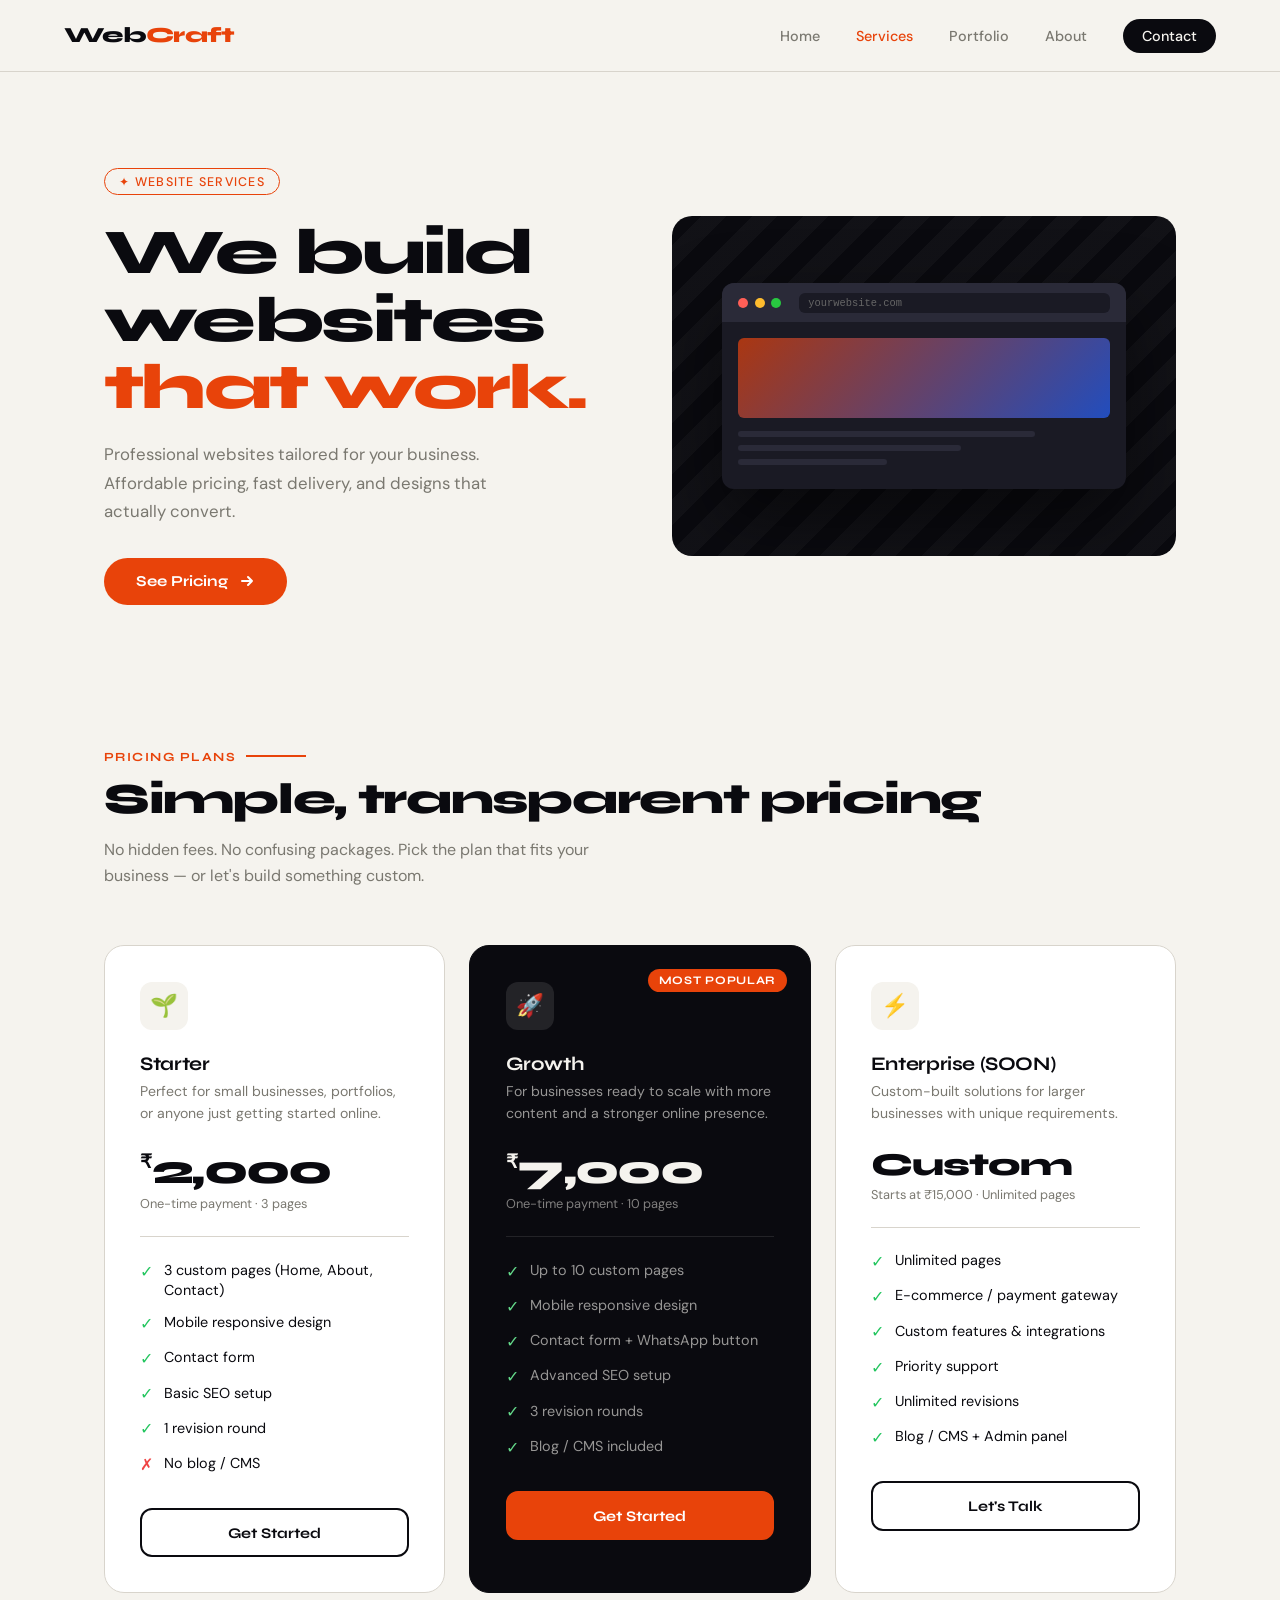
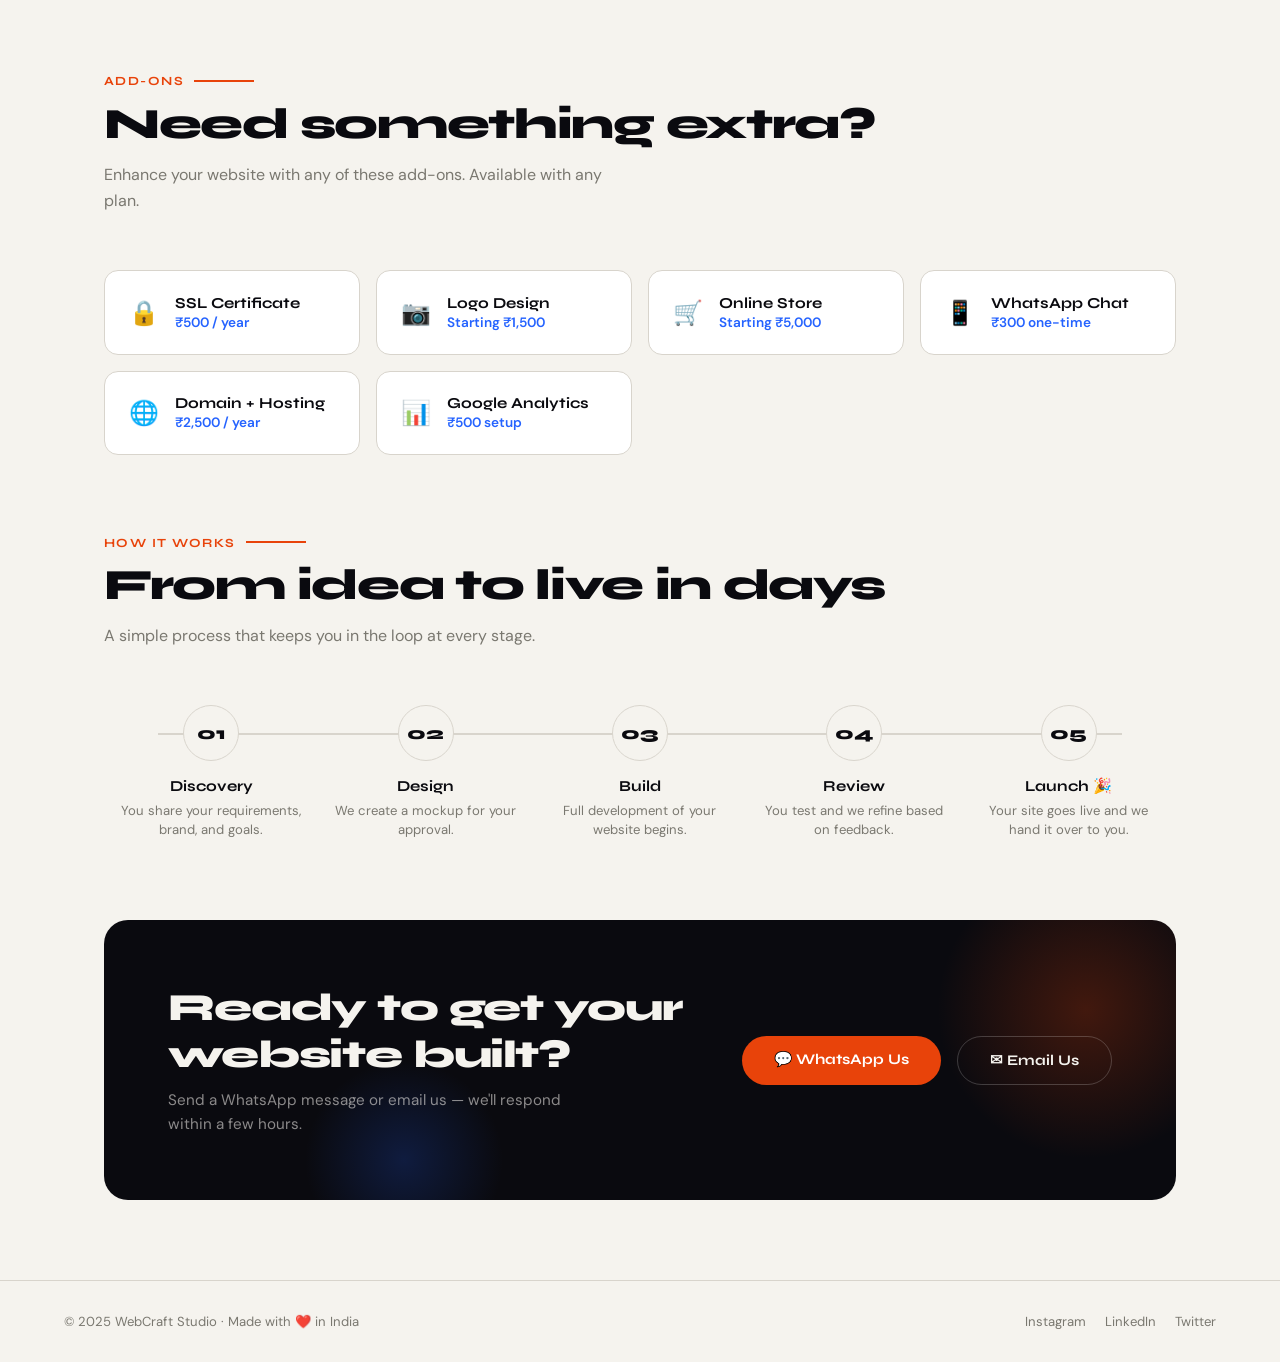
<file: index.html>
<!DOCTYPE html>
<html lang="en">
<head>
<meta charset="UTF-8">
<meta name="viewport" content="width=device-width, initial-scale=1.0">
<title>WebCraft Studio — Services</title>
<link href="https://fonts.googleapis.com/css2?family=Syne:wght@400;600;700;800&family=DM+Sans:ital,wght@0,300;0,400;0,500;1,300&display=swap" rel="stylesheet">
<style>
  :root {
    --ink: #0a0a0f;
    --paper: #f5f3ee;
    --accent: #e8430a;
    --accent2: #2563ff;
    --muted: #7a7870;
    --border: #d8d4cc;
    --card: #ffffff;
  }

  *, *::before, *::after { box-sizing: border-box; margin: 0; padding: 0; }

  body {
    font-family: 'DM Sans', sans-serif;
    background: var(--paper);
    color: var(--ink);
    min-height: 100vh;
    overflow-x: hidden;
  }

  /* ── HEADER ── */
  header {
    display: flex;
    justify-content: space-between;
    align-items: center;
    padding: 1.4rem 5vw;
    border-bottom: 1.5px solid var(--border);
    position: sticky;
    top: 0;
    background: var(--paper);
    z-index: 100;
  }

  .logo {
    font-family: 'Syne', sans-serif;
    font-weight: 800;
    font-size: 1.35rem;
    letter-spacing: -0.03em;
    color: var(--ink);
    text-decoration: none;
  }
  .logo span { color: var(--accent); }

  nav a {
    font-size: 0.9rem;
    font-weight: 500;
    color: var(--muted);
    text-decoration: none;
    margin-left: 2rem;
    transition: color .2s;
  }
  nav a:hover { color: var(--ink); }
  nav a.active { color: var(--accent); }

  .btn-nav {
    margin-left: 2rem;
    background: var(--ink);
    color: var(--paper) !important;
    padding: .5rem 1.2rem;
    border-radius: 100px;
    transition: background .2s !important;
  }
  .btn-nav:hover { background: var(--accent) !important; color: white !important; }

  /* ── HERO ── */
  .hero {
    padding: 6rem 5vw 4rem;
    max-width: 1200px;
    margin: 0 auto;
    display: grid;
    grid-template-columns: 1fr 1fr;
    gap: 4rem;
    align-items: center;
  }

  .hero-tag {
    display: inline-flex;
    align-items: center;
    gap: .5rem;
    font-size: .78rem;
    font-weight: 500;
    letter-spacing: .1em;
    text-transform: uppercase;
    color: var(--accent);
    border: 1.5px solid var(--accent);
    padding: .3rem .9rem;
    border-radius: 100px;
    margin-bottom: 1.5rem;
  }

  .hero h1 {
    font-family: 'Syne', sans-serif;
    font-size: clamp(2.6rem, 5vw, 4rem);
    font-weight: 800;
    line-height: 1.05;
    letter-spacing: -0.04em;
    margin-bottom: 1.2rem;
  }
  .hero h1 em {
    font-style: normal;
    color: var(--accent);
  }

  .hero p {
    font-size: 1.05rem;
    line-height: 1.7;
    color: var(--muted);
    max-width: 420px;
    margin-bottom: 2rem;
  }

  .hero-cta {
    display: inline-flex;
    align-items: center;
    gap: .7rem;
    background: var(--accent);
    color: white;
    font-family: 'Syne', sans-serif;
    font-weight: 700;
    font-size: .95rem;
    padding: .9rem 2rem;
    border-radius: 100px;
    text-decoration: none;
    transition: transform .2s, box-shadow .2s;
  }
  .hero-cta:hover { transform: translateY(-2px); box-shadow: 0 12px 30px rgba(232,67,10,.3); }

  .hero-visual {
    position: relative;
    height: 340px;
    background: var(--ink);
    border-radius: 20px;
    overflow: hidden;
    display: flex;
    align-items: center;
    justify-content: center;
  }
  .hero-visual::before {
    content: '';
    position: absolute;
    inset: 0;
    background: repeating-linear-gradient(
      -45deg,
      transparent,
      transparent 18px,
      rgba(255,255,255,.03) 18px,
      rgba(255,255,255,.03) 36px
    );
  }
  .browser-mock {
    width: 80%;
    background: #1a1a24;
    border-radius: 12px;
    overflow: hidden;
    box-shadow: 0 30px 70px rgba(0,0,0,.5);
    position: relative;
    z-index: 1;
  }
  .browser-bar {
    background: #2a2a38;
    padding: .6rem 1rem;
    display: flex;
    align-items: center;
    gap: .4rem;
  }
  .dot { width: 10px; height: 10px; border-radius: 50%; }
  .dot-r { background: #ff5f57; }
  .dot-y { background: #febc2e; }
  .dot-g { background: #28c840; }
  .browser-url {
    flex: 1;
    margin-left: .7rem;
    background: #1a1a24;
    border-radius: 6px;
    height: 20px;
    display: flex;
    align-items: center;
    padding: 0 .6rem;
  }
  .browser-url span {
    font-size: .65rem;
    color: #666;
    font-family: monospace;
  }
  .browser-body { padding: 1rem; }
  .fake-line { height: 6px; background: #2a2a38; border-radius: 3px; margin-bottom: .5rem; }
  .fake-line.w60 { width: 60%; }
  .fake-line.w80 { width: 80%; }
  .fake-line.w40 { width: 40%; }
  .fake-img {
    width: 100%;
    height: 80px;
    background: linear-gradient(135deg, var(--accent) 0%, var(--accent2) 100%);
    border-radius: 6px;
    margin-bottom: .8rem;
    opacity: .7;
  }

  /* ── SERVICES SECTION ── */
  .section {
    max-width: 1200px;
    margin: 0 auto;
    padding: 5rem 5vw;
  }

  .section-label {
    font-family: 'Syne', sans-serif;
    font-size: .78rem;
    font-weight: 700;
    letter-spacing: .12em;
    text-transform: uppercase;
    color: var(--accent);
    margin-bottom: .8rem;
    display: flex;
    align-items: center;
    gap: .6rem;
  }
  .section-label::after {
    content: '';
    display: block;
    flex: 1;
    max-width: 60px;
    height: 1.5px;
    background: var(--accent);
  }

  .section-title {
    font-family: 'Syne', sans-serif;
    font-size: clamp(1.8rem, 3.5vw, 2.7rem);
    font-weight: 800;
    letter-spacing: -0.03em;
    margin-bottom: .8rem;
    line-height: 1.1;
  }

  .section-sub {
    font-size: 1rem;
    color: var(--muted);
    max-width: 500px;
    margin-bottom: 3.5rem;
    line-height: 1.65;
  }

  /* ── PRICING CARDS ── */
  .pricing-grid {
    display: grid;
    grid-template-columns: repeat(auto-fit, minmax(280px, 1fr));
    gap: 1.5rem;
  }

  .card {
    background: var(--card);
    border: 1.5px solid var(--border);
    border-radius: 20px;
    padding: 2.2rem;
    position: relative;
    transition: transform .25s, box-shadow .25s;
    overflow: hidden;
  }
  .card:hover {
    transform: translateY(-6px);
    box-shadow: 0 24px 60px rgba(0,0,0,.1);
  }

  .card.featured {
    background: var(--ink);
    border-color: var(--ink);
    color: var(--paper);
  }
  .card.featured .card-desc,
  .card.featured .feature-item { color: rgba(245,243,238,.6); }
  .card.featured .feature-icon { color: #64d98a; }
  .card.featured .divider { border-color: rgba(255,255,255,.1); }

  .badge {
    position: absolute;
    top: 1.4rem;
    right: 1.4rem;
    background: var(--accent);
    color: white;
    font-family: 'Syne', sans-serif;
    font-size: .72rem;
    font-weight: 700;
    letter-spacing: .06em;
    text-transform: uppercase;
    padding: .28rem .7rem;
    border-radius: 100px;
  }

  .card-icon {
    width: 48px;
    height: 48px;
    border-radius: 12px;
    background: var(--paper);
    display: flex;
    align-items: center;
    justify-content: center;
    font-size: 1.4rem;
    margin-bottom: 1.4rem;
  }
  .card.featured .card-icon { background: rgba(255,255,255,.1); }

  .card-title {
    font-family: 'Syne', sans-serif;
    font-size: 1.2rem;
    font-weight: 700;
    margin-bottom: .4rem;
    letter-spacing: -0.02em;
  }
  .card-desc {
    font-size: .88rem;
    color: var(--muted);
    line-height: 1.55;
    margin-bottom: 1.5rem;
  }

  .price-block {
    margin-bottom: 1.5rem;
  }
  .price {
    font-family: 'Syne', sans-serif;
    font-size: 2.6rem;
    font-weight: 800;
    letter-spacing: -0.04em;
    line-height: 1;
  }
  .price-currency {
    font-size: 1.2rem;
    font-weight: 600;
    vertical-align: super;
    margin-right: .1rem;
  }
  .price-note {
    font-size: .8rem;
    color: var(--muted);
    margin-top: .3rem;
  }
  .card.featured .price-note { color: rgba(245,243,238,.5); }

  .divider {
    border: none;
    border-top: 1.5px solid var(--border);
    margin: 1.4rem 0;
  }

  .feature-list { list-style: none; margin-bottom: 2rem; }
  .feature-item {
    display: flex;
    align-items: flex-start;
    gap: .7rem;
    font-size: .9rem;
    color: var(--ink);
    margin-bottom: .75rem;
    line-height: 1.4;
  }
  .feature-icon {
    color: #22c55e;
    font-size: 1rem;
    flex-shrink: 0;
    margin-top: .05rem;
  }
  .feature-icon.cross { color: #ef4444; }

  .card-btn {
    display: block;
    text-align: center;
    padding: .85rem;
    border-radius: 12px;
    font-family: 'Syne', sans-serif;
    font-weight: 700;
    font-size: .92rem;
    text-decoration: none;
    border: 2px solid var(--ink);
    color: var(--ink);
    background: transparent;
    cursor: pointer;
    transition: all .2s;
    width: 100%;
  }
  .card-btn:hover { background: var(--ink); color: var(--paper); }
  .card.featured .card-btn {
    border-color: var(--accent);
    background: var(--accent);
    color: white;
  }
  .card.featured .card-btn:hover {
    background: #c73508;
    border-color: #c73508;
  }

  /* ── ADD-ONS ── */
  .addons-grid {
    display: grid;
    grid-template-columns: repeat(auto-fit, minmax(220px, 1fr));
    gap: 1rem;
    margin-top: 2rem;
  }
  .addon-card {
    border: 1.5px solid var(--border);
    border-radius: 14px;
    padding: 1.4rem 1.5rem;
    background: white;
    display: flex;
    align-items: center;
    gap: 1rem;
    transition: border-color .2s, transform .2s;
  }
  .addon-card:hover { border-color: var(--accent2); transform: translateY(-2px); }
  .addon-emoji { font-size: 1.5rem; flex-shrink: 0; }
  .addon-name { font-family: 'Syne', sans-serif; font-weight: 700; font-size: .95rem; }
  .addon-price {
    font-size: .85rem;
    color: var(--accent2);
    font-weight: 600;
    margin-top: .15rem;
  }

  /* ── PROCESS ── */
  .process-steps {
    display: grid;
    grid-template-columns: repeat(auto-fit, minmax(200px, 1fr));
    gap: 0;
    margin-top: 2.5rem;
    position: relative;
  }
  .process-steps::after {
    content: '';
    position: absolute;
    top: 28px;
    left: 5%;
    width: 90%;
    height: 1.5px;
    background: var(--border);
    z-index: 0;
  }
  .step {
    position: relative;
    z-index: 1;
    text-align: center;
    padding: 0 1rem;
  }
  .step-num {
    width: 56px;
    height: 56px;
    border-radius: 50%;
    background: var(--paper);
    border: 1.5px solid var(--border);
    display: flex;
    align-items: center;
    justify-content: center;
    font-family: 'Syne', sans-serif;
    font-weight: 800;
    font-size: 1.1rem;
    margin: 0 auto 1rem;
    transition: background .2s, color .2s, border-color .2s;
  }
  .step:hover .step-num {
    background: var(--accent);
    color: white;
    border-color: var(--accent);
  }
  .step-title {
    font-family: 'Syne', sans-serif;
    font-weight: 700;
    font-size: .95rem;
    margin-bottom: .35rem;
  }
  .step-desc { font-size: .82rem; color: var(--muted); line-height: 1.5; }

  /* ── CTA BANNER ── */
  .cta-banner {
    max-width: 1200px;
    margin: 0 auto 5rem;
    padding: 0 5vw;
  }
  .cta-inner {
    background: var(--ink);
    border-radius: 24px;
    padding: 4rem;
    display: flex;
    align-items: center;
    justify-content: space-between;
    gap: 2rem;
    position: relative;
    overflow: hidden;
  }
  .cta-inner::before {
    content: '';
    position: absolute;
    top: -60px;
    right: -60px;
    width: 300px;
    height: 300px;
    background: radial-gradient(circle, rgba(232,67,10,.25) 0%, transparent 70%);
    pointer-events: none;
  }
  .cta-inner::after {
    content: '';
    position: absolute;
    bottom: -60px;
    left: 200px;
    width: 200px;
    height: 200px;
    background: radial-gradient(circle, rgba(37,99,255,.2) 0%, transparent 70%);
    pointer-events: none;
  }
  .cta-text { position: relative; z-index: 1; }
  .cta-text h2 {
    font-family: 'Syne', sans-serif;
    font-size: clamp(1.6rem, 3vw, 2.4rem);
    font-weight: 800;
    color: var(--paper);
    letter-spacing: -0.03em;
    margin-bottom: .6rem;
  }
  .cta-text p { color: rgba(245,243,238,.55); font-size: .95rem; max-width: 400px; line-height: 1.6; }
  .cta-actions { display: flex; gap: 1rem; flex-shrink: 0; position: relative; z-index: 1; }

  .btn-primary {
    background: var(--accent);
    color: white;
    font-family: 'Syne', sans-serif;
    font-weight: 700;
    padding: .9rem 2rem;
    border-radius: 100px;
    text-decoration: none;
    font-size: .92rem;
    transition: transform .2s, box-shadow .2s;
    white-space: nowrap;
  }
  .btn-primary:hover { transform: translateY(-2px); box-shadow: 0 10px 30px rgba(232,67,10,.4); }
  .btn-ghost {
    border: 1.5px solid rgba(255,255,255,.2);
    color: var(--paper);
    font-family: 'Syne', sans-serif;
    font-weight: 700;
    padding: .9rem 2rem;
    border-radius: 100px;
    text-decoration: none;
    font-size: .92rem;
    transition: border-color .2s, background .2s;
    white-space: nowrap;
  }
  .btn-ghost:hover { border-color: var(--paper); background: rgba(255,255,255,.05); }

  /* ── FOOTER ── */
  footer {
    border-top: 1.5px solid var(--border);
    padding: 2rem 5vw;
    display: flex;
    align-items: center;
    justify-content: space-between;
    max-width: 100%;
  }
  footer p { font-size: .82rem; color: var(--muted); }
  footer .socials { display: flex; gap: 1.2rem; }
  footer .socials a { font-size: .82rem; color: var(--muted); text-decoration: none; transition: color .2s; }
  footer .socials a:hover { color: var(--ink); }

  /* ── ANIMATIONS ── */
  @keyframes fadeUp {
    from { opacity: 0; transform: translateY(24px); }
    to { opacity: 1; transform: translateY(0); }
  }
  .animate { animation: fadeUp .6s ease both; }
  .delay-1 { animation-delay: .1s; }
  .delay-2 { animation-delay: .2s; }
  .delay-3 { animation-delay: .3s; }
  .delay-4 { animation-delay: .4s; }

  @media (max-width: 768px) {
    .hero { grid-template-columns: 1fr; gap: 2rem; padding-top: 3rem; }
    .hero-visual { height: 220px; }
    .cta-inner { flex-direction: column; padding: 2.5rem; }
    .process-steps::after { display: none; }
    footer { flex-direction: column; gap: 1rem; text-align: center; }
    nav { display: none; }
  }
</style>
</head>
<body>

<!-- HEADER -->
<header>
  <a href="#" class="logo">Web<span>Craft</span></a>
  <nav>
    <a href="#">Home</a>
    <a href="#" class="active">Services</a>
    <a href="https://kush0011.github.io/Portfolio/">Portfolio</a>
    <a href="#">About</a>
    <a href="#socials" class="btn-nav">Contact</a>
  </nav>
</header>

<!-- HERO -->
<div class="hero">
  <div>
    <div class="hero-tag animate">✦ Website Services</div>
    <h1 class="animate delay-1">We build websites <em>that work.</em></h1>
    <p class="animate delay-2">Professional websites tailored for your business. Affordable pricing, fast delivery, and designs that actually convert.</p>
    <a href="#pricing" class="hero-cta animate delay-3">
      See Pricing
      <svg width="16" height="16" viewBox="0 0 16 16" fill="none"><path d="M3 8h10M9 4l4 4-4 4" stroke="currentColor" stroke-width="2" stroke-linecap="round" stroke-linejoin="round"/></svg>
    </a>
  </div>
  <div class="hero-visual animate delay-2">
    <div class="browser-mock">
      <div class="browser-bar">
        <div class="dot dot-r"></div>
        <div class="dot dot-y"></div>
        <div class="dot dot-g"></div>
        <div class="browser-url"><span>yourwebsite.com</span></div>
      </div>
      <div class="browser-body">
        <div class="fake-img"></div>
        <div class="fake-line w80"></div>
        <div class="fake-line w60"></div>
        <div class="fake-line w40"></div>
      </div>
    </div>
  </div>
</div>

<!-- PRICING -->
<div class="section" id="pricing">
  <div class="section-label">Pricing Plans</div>
  <h2 class="section-title">Simple, transparent pricing</h2>
  <p class="section-sub">No hidden fees. No confusing packages. Pick the plan that fits your business — or let's build something custom.</p>

  <div class="pricing-grid">

    <!-- Starter -->
    <div class="card">
      <div class="card-icon">🌱</div>
      <div class="card-title">Starter</div>
      <div class="card-desc">Perfect for small businesses, portfolios, or anyone just getting started online.</div>
      <div class="price-block">
        <div class="price"><span class="price-currency">₹</span>2,000</div>
        <div class="price-note">One-time payment · 3 pages</div>
      </div>
      <hr class="divider">
      <ul class="feature-list">
        <li class="feature-item"><span class="feature-icon">✓</span> 3 custom pages (Home, About, Contact)</li>
        <li class="feature-item"><span class="feature-icon">✓</span> Mobile responsive design</li>
        <li class="feature-item"><span class="feature-icon">✓</span> Contact form</li>
        <li class="feature-item"><span class="feature-icon">✓</span> Basic SEO setup</li>
        <li class="feature-item"><span class="feature-icon">✓</span> 1 revision round</li>
        <li class="feature-item"><span class="feature-icon cross">✗</span> No blog / CMS</li>
      </ul>
      <a href="#contact" class="card-btn">Get Started</a>
    </div>

    <!-- Growth (Featured) -->
    <div class="card featured">
      <div class="badge">Most Popular</div>
      <div class="card-icon">🚀</div>
      <div class="card-title">Growth</div>
      <div class="card-desc">For businesses ready to scale with more content and a stronger online presence.</div>
      <div class="price-block">
        <div class="price"><span class="price-currency">₹</span>7,000</div>
        <div class="price-note">One-time payment · 10 pages</div>
      </div>
      <hr class="divider">
      <ul class="feature-list">
        <li class="feature-item"><span class="feature-icon">✓</span> Up to 10 custom pages</li>
        <li class="feature-item"><span class="feature-icon">✓</span> Mobile responsive design</li>
        <li class="feature-item"><span class="feature-icon">✓</span> Contact form + WhatsApp button</li>
        <li class="feature-item"><span class="feature-icon">✓</span> Advanced SEO setup</li>
        <li class="feature-item"><span class="feature-icon">✓</span> 3 revision rounds</li>
        <li class="feature-item"><span class="feature-icon">✓</span> Blog / CMS included</li>
      </ul>
      <a href="#contact" class="card-btn">Get Started</a>
    </div>

    <!-- Enterprise -->
    <div class="card">
      <div class="card-icon">⚡</div>
      <div class="card-title">Enterprise (SOON)</div>
      <div class="card-desc">Custom-built solutions for larger businesses with unique requirements.</div>
      <div class="price-block">
        <div class="price" style="font-size:2rem; letter-spacing:-.03em;">Custom</div>
        <div class="price-note">Starts at ₹15,000 · Unlimited pages</div>
      </div>
      <hr class="divider">
      <ul class="feature-list">
        <li class="feature-item"><span class="feature-icon">✓</span> Unlimited pages</li>
        <li class="feature-item"><span class="feature-icon">✓</span> E-commerce / payment gateway</li>
        <li class="feature-item"><span class="feature-icon">✓</span> Custom features & integrations</li>
        <li class="feature-item"><span class="feature-icon">✓</span> Priority support</li>
        <li class="feature-item"><span class="feature-icon">✓</span> Unlimited revisions</li>
        <li class="feature-item"><span class="feature-icon">✓</span> Blog / CMS + Admin panel</li>
      </ul>
      <a href="#contact" class="card-btn">Let's Talk</a>
    </div>

  </div>
</div>

<!-- ADD-ONS -->
<div class="section" style="padding-top: 0">
  <div class="section-label">Add-ons</div>
  <h2 class="section-title">Need something extra?</h2>
  <p class="section-sub">Enhance your website with any of these add-ons. Available with any plan.</p>

  <div class="addons-grid">
    <div class="addon-card">
      <div class="addon-emoji">🔒</div>
      <div>
        <div class="addon-name">SSL Certificate</div>
        <div class="addon-price">₹500 / year</div>
      </div>
    </div>
    <div class="addon-card">
      <div class="addon-emoji">📷</div>
      <div>
        <div class="addon-name">Logo Design</div>
        <div class="addon-price">Starting ₹1,500</div>
      </div>
    </div>
    <div class="addon-card">
      <div class="addon-emoji">🛒</div>
      <div>
        <div class="addon-name">Online Store</div>
        <div class="addon-price">Starting ₹5,000</div>
      </div>
    </div>
    <div class="addon-card">
      <div class="addon-emoji">📱</div>
      <div>
        <div class="addon-name">WhatsApp Chat</div>
        <div class="addon-price">₹300 one-time</div>
      </div>
    </div>
    <div class="addon-card">
      <div class="addon-emoji">🌐</div>
      <div>
        <div class="addon-name">Domain + Hosting</div>
        <div class="addon-price">₹2,500 / year</div>
      </div>
    </div>
    <div class="addon-card">
      <div class="addon-emoji">📊</div>
      <div>
        <div class="addon-name">Google Analytics</div>
        <div class="addon-price">₹500 setup</div>
      </div>
    </div>
  </div>
</div>

<!-- PROCESS -->
<div class="section" style="padding-top: 0">
  <div class="section-label">How It Works</div>
  <h2 class="section-title">From idea to live in days</h2>
  <p class="section-sub">A simple process that keeps you in the loop at every stage.</p>

  <div class="process-steps">
    <div class="step">
      <div class="step-num">01</div>
      <div class="step-title">Discovery</div>
      <div class="step-desc">You share your requirements, brand, and goals.</div>
    </div>
    <div class="step">
      <div class="step-num">02</div>
      <div class="step-title">Design</div>
      <div class="step-desc">We create a mockup for your approval.</div>
    </div>
    <div class="step">
      <div class="step-num">03</div>
      <div class="step-title">Build</div>
      <div class="step-desc">Full development of your website begins.</div>
    </div>
    <div class="step">
      <div class="step-num">04</div>
      <div class="step-title">Review</div>
      <div class="step-desc">You test and we refine based on feedback.</div>
    </div>
    <div class="step">
      <div class="step-num">05</div>
      <div class="step-title">Launch 🎉</div>
      <div class="step-desc">Your site goes live and we hand it over to you.</div>
    </div>
  </div>
</div>

<!-- CTA BANNER -->
<div class="cta-banner" id="contact">
  <div class="cta-inner">
    <div class="cta-text">
      <h2>Ready to get your website built?</h2>
      <p>Send a WhatsApp message or email us — we'll respond within a few hours.</p>
    </div>
    <div class="cta-actions">
      <a href="https://wa.me/919582744387" class="btn-primary">💬 WhatsApp Us</a>

      <a href="mailto:kushgiri2023@gmail.com" class="btn-ghost">✉ Email Us</a>
    </div>
  </div>
</div>

<!-- FOOTER -->
<footer>
  <p>© 2025 WebCraft Studio · Made with ❤️ in India</p>
  <div class="socials" id="socials">
    <a href="#">Instagram</a>
    <a href="#">LinkedIn</a>
    <a href="#">Twitter</a>
  </div>
</footer>

</body>
</html>
</file>
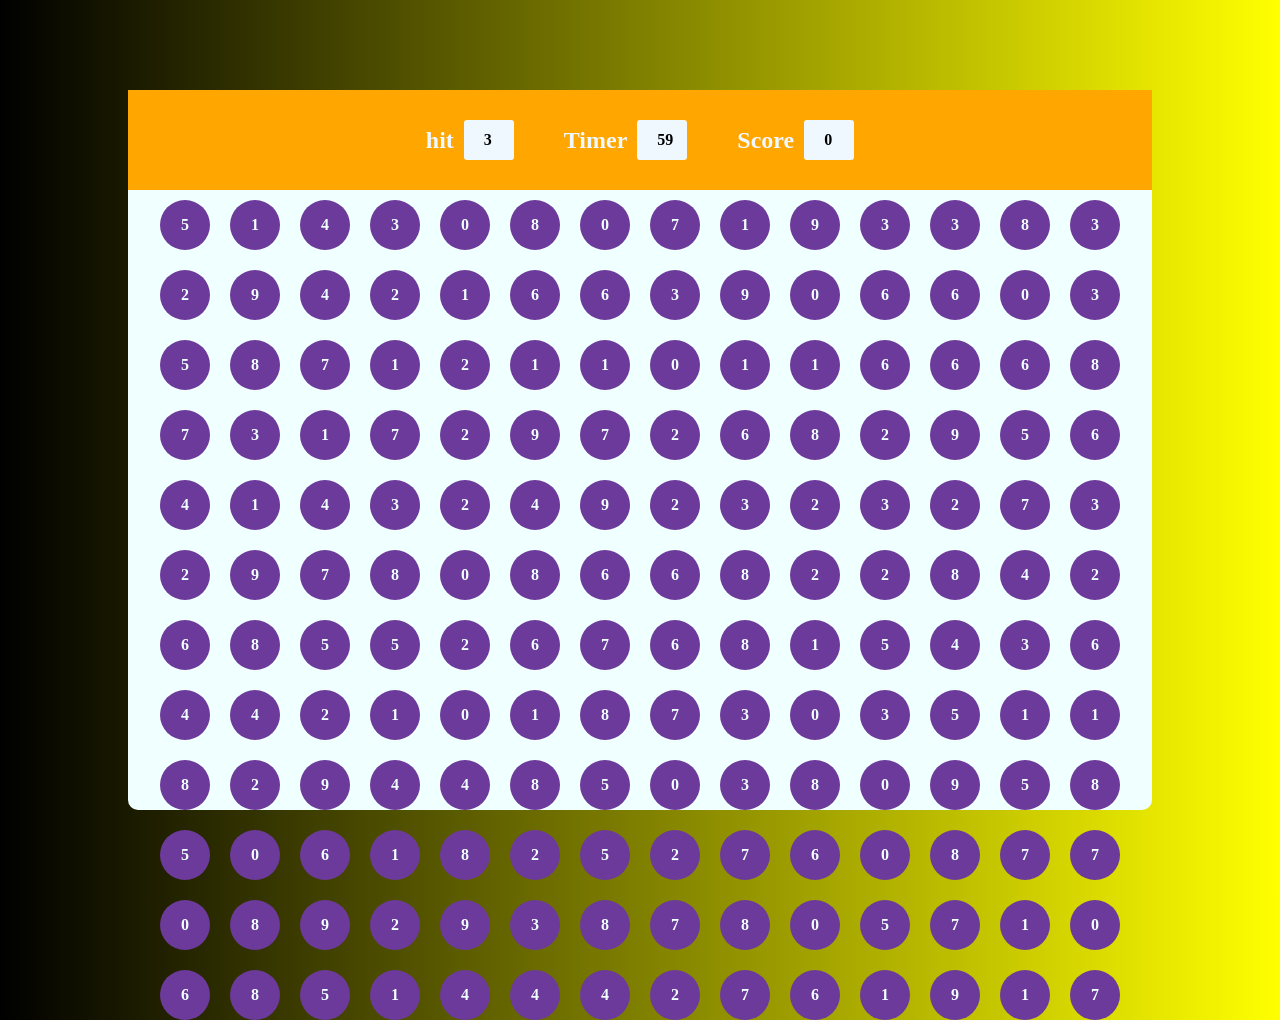
<file: portfoliooo/PROJECT/bubbles/index.html>
<!DOCTYPE html>
<html lang="en">
<head>
    <meta charset="UTF-8">
    <meta name="viewport" content="width=device-width, initial-scale=1.0">
    <title>The bubble game</title>
    <link rel="stylesheet" href="style.css">
    
</head>
<body>
<div class="main">
    <div class="pannel">
        <div class="pnltop">
           <div class="elem">
            <h2>hit</h2>
            <div id="hitval" class="box">5</div>
           </div> 
             <div class="elem">
                <h2 >Timer</h2>
            <div id="Timerval"  class="box">60</div>
           </div> 
             <div class="elem">
                <h2>Score</h2>
            <div id="scoreval" class="box">0</div>
         </div> 

        </div>
        <div class="pnlbtm">
            <div class="bubble"></div>

        </div>
    </div>
</div>
<script src="script.js"></script>

</body>
</html>
</file>
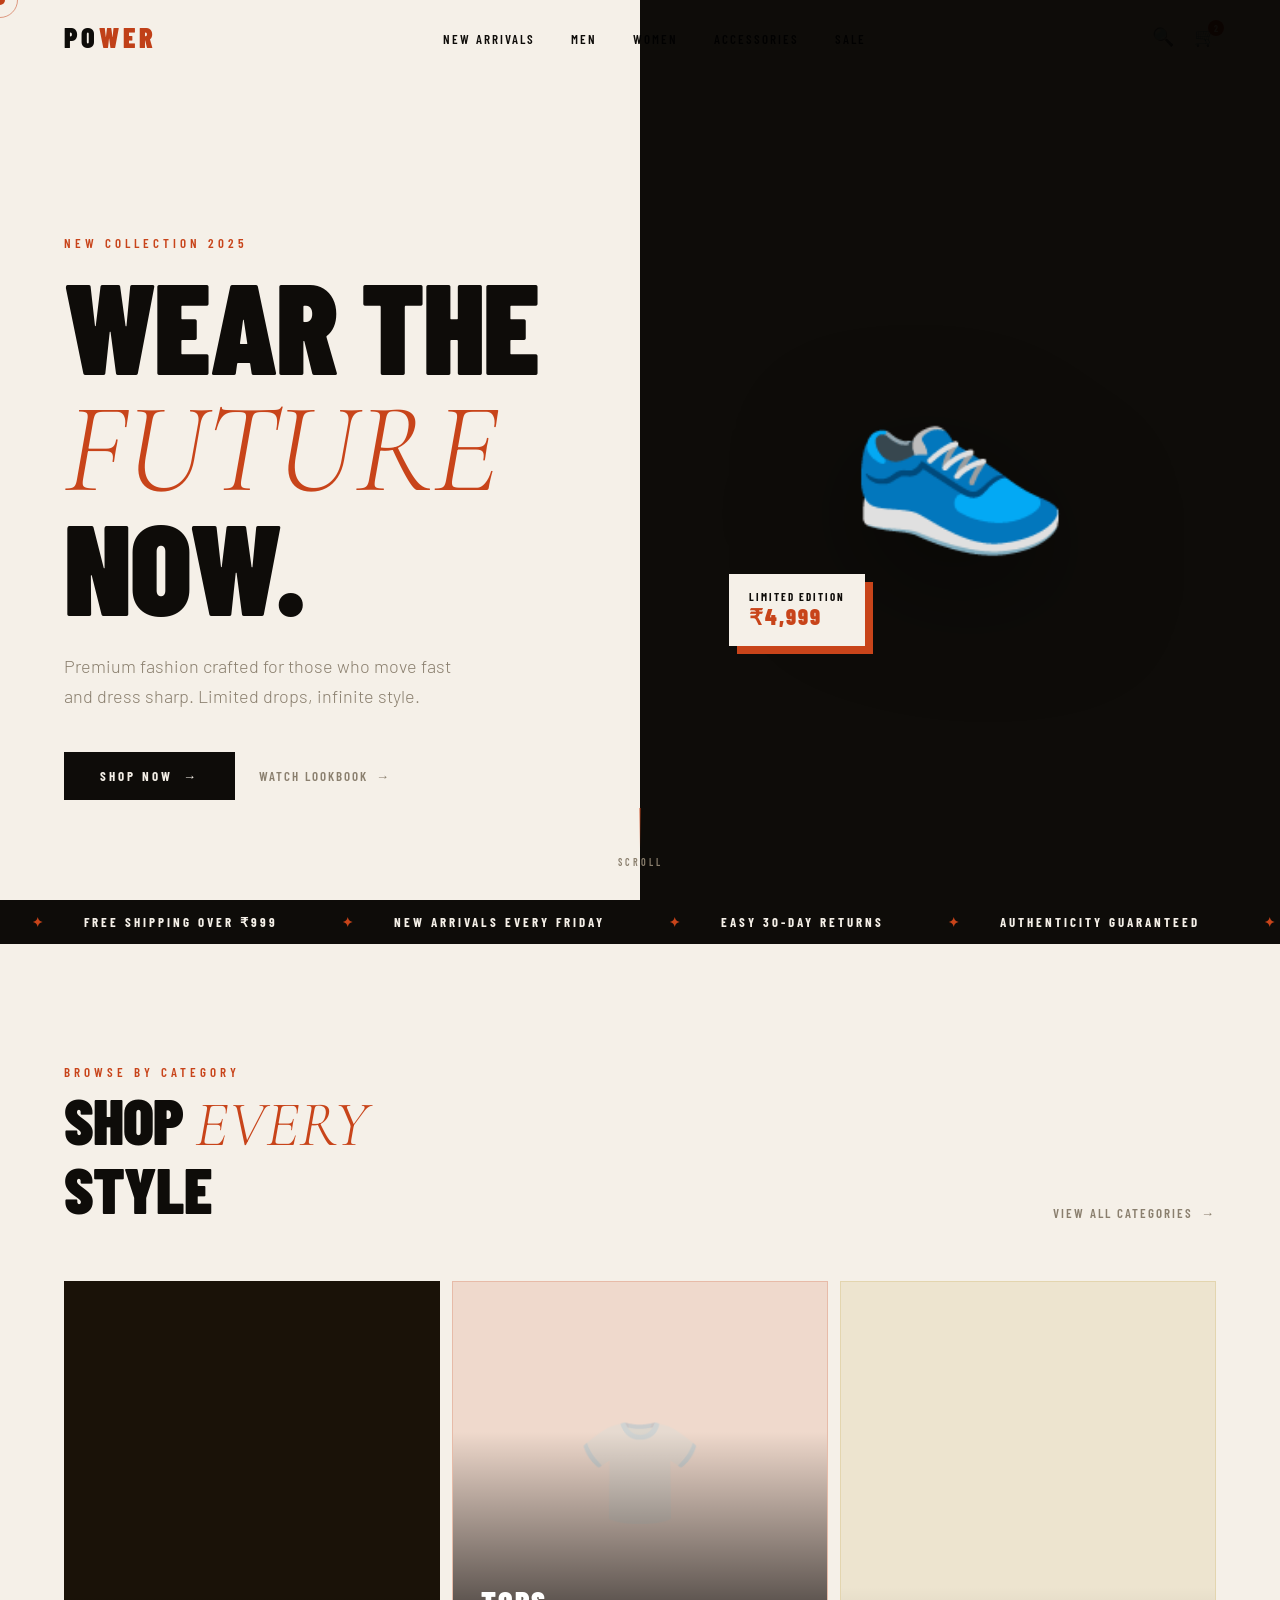
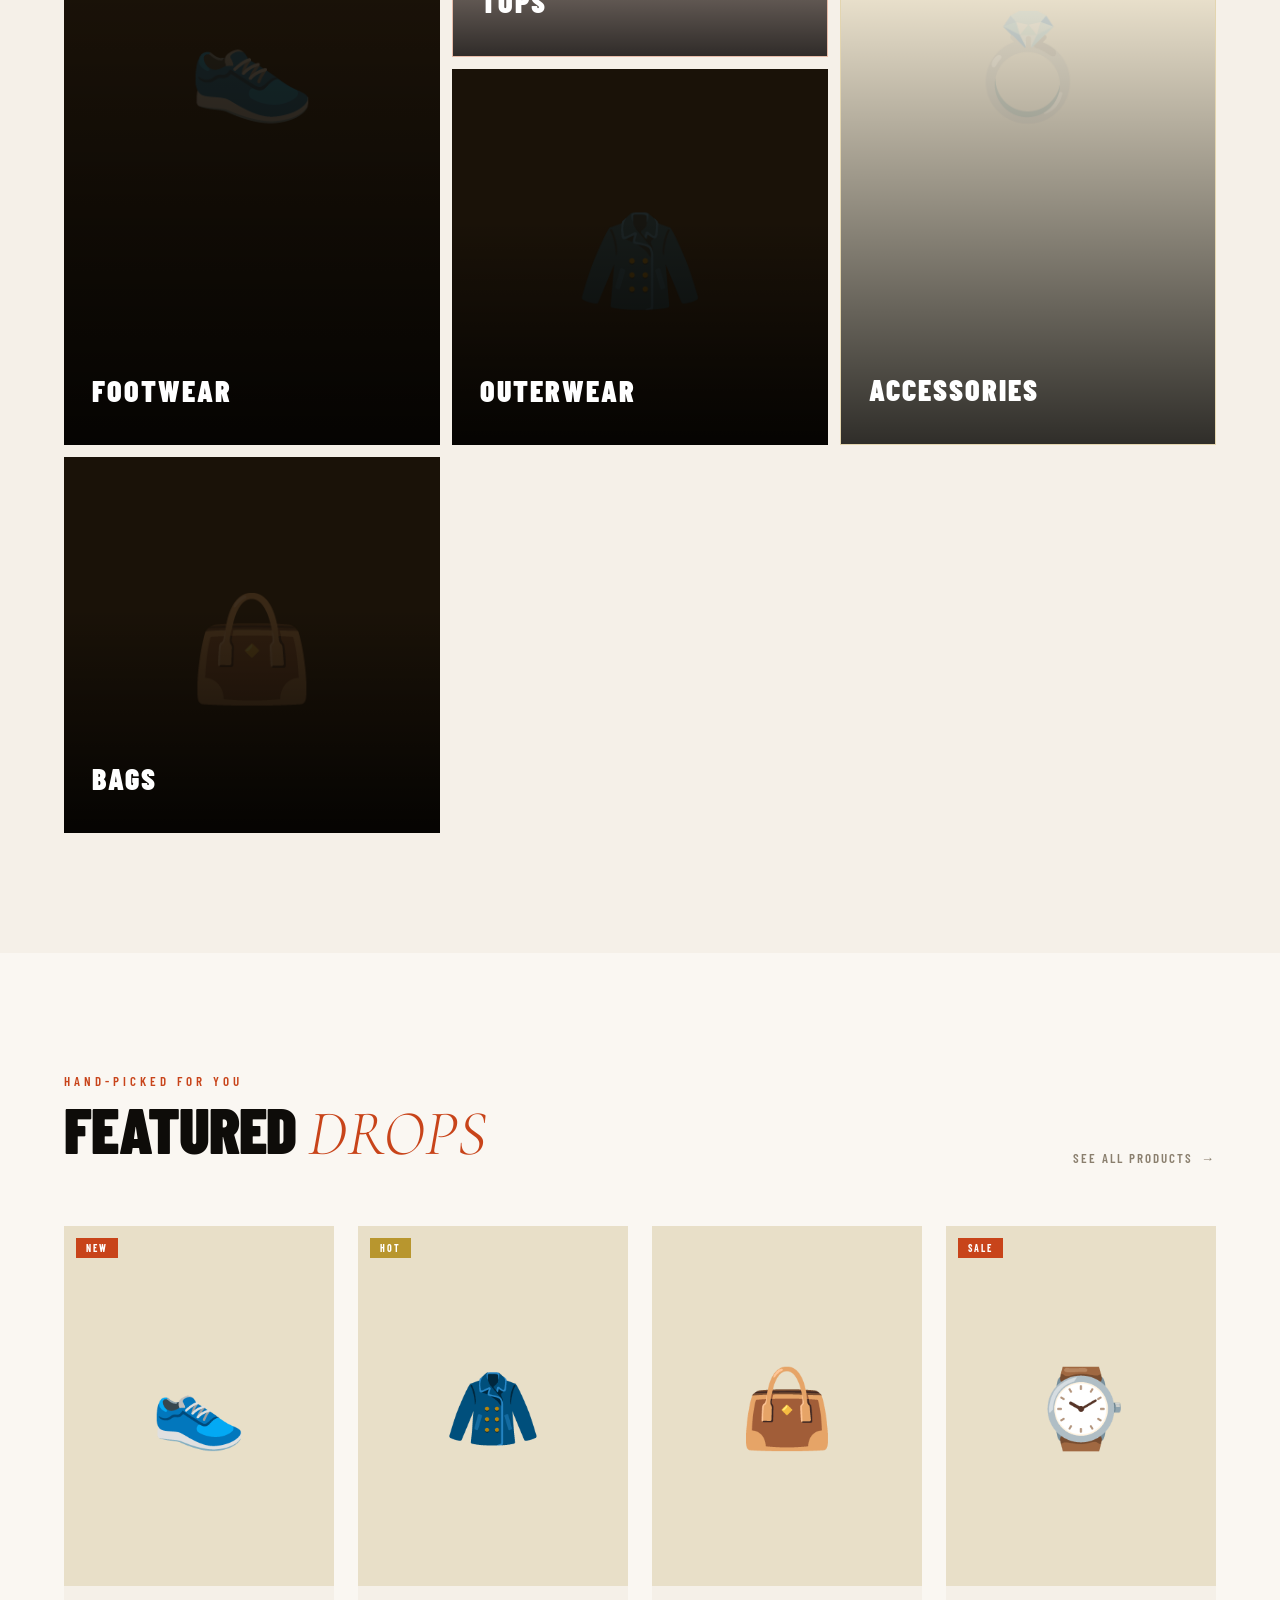
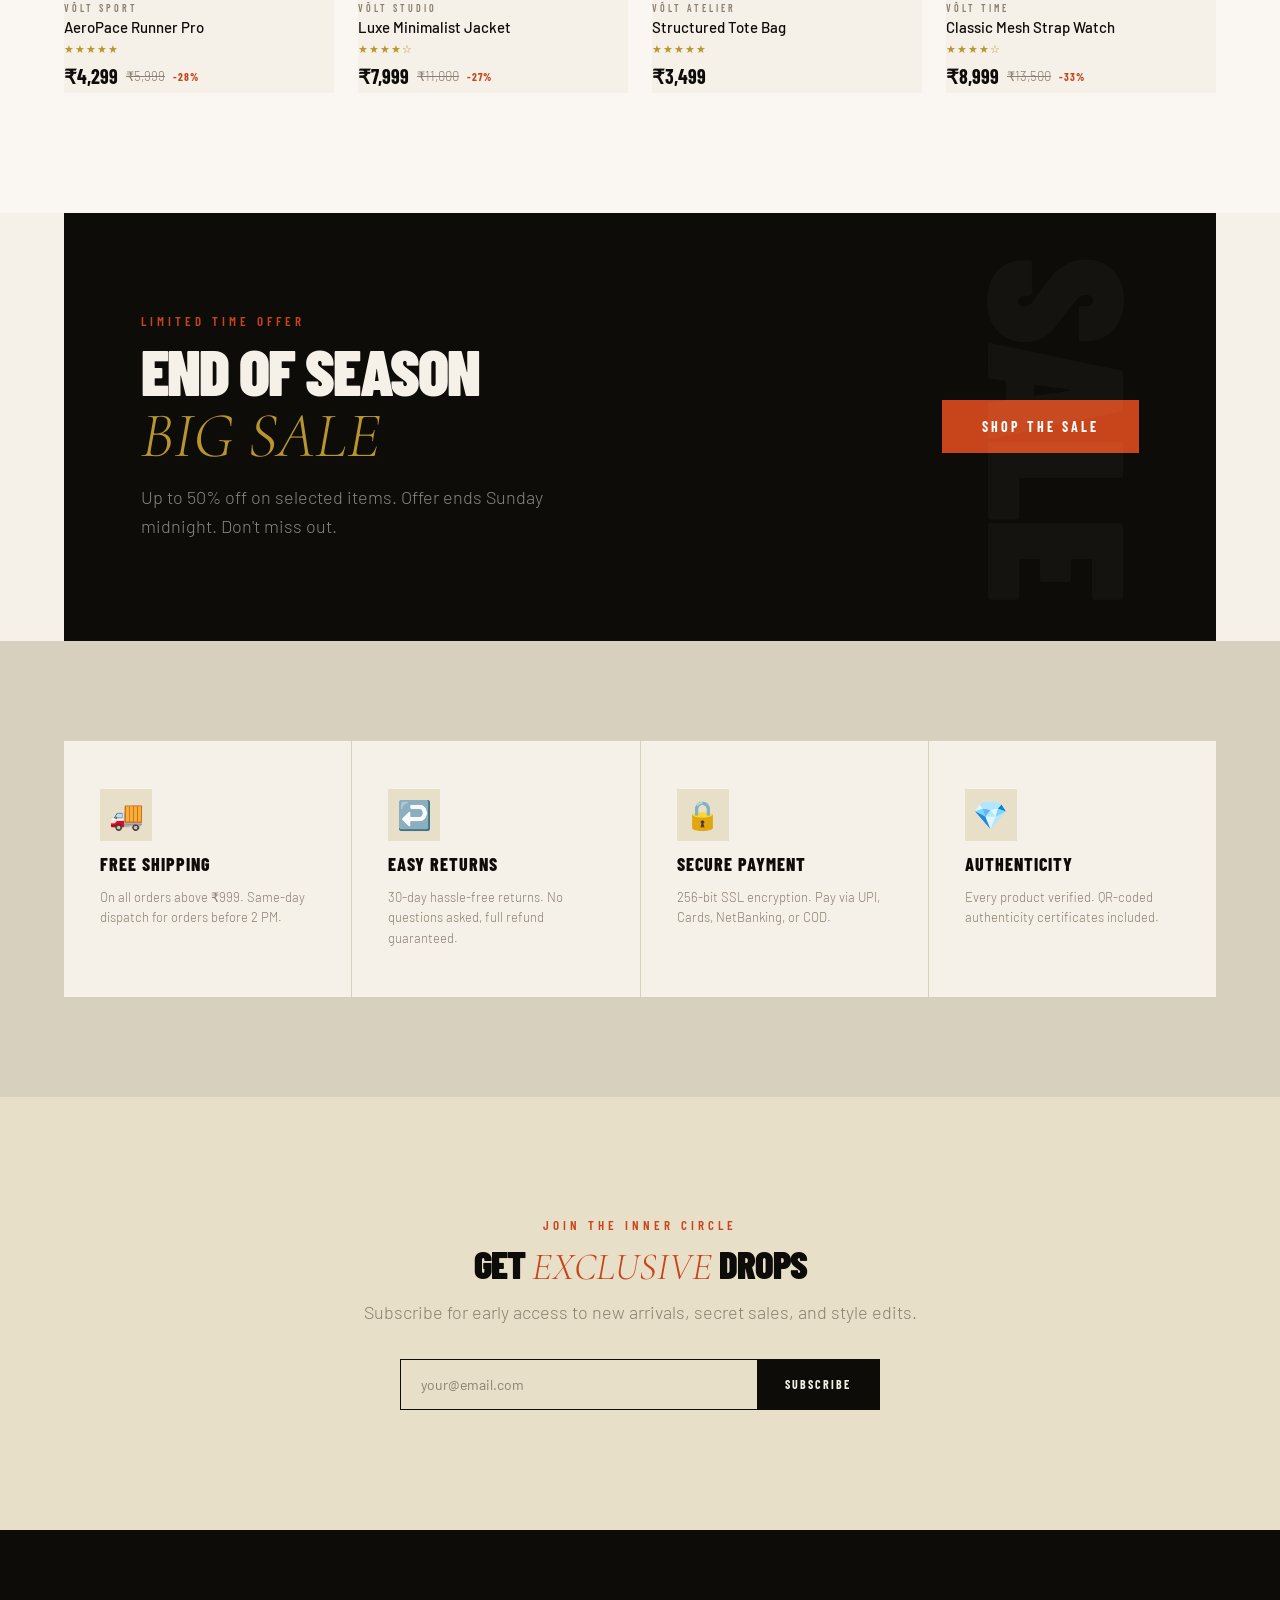
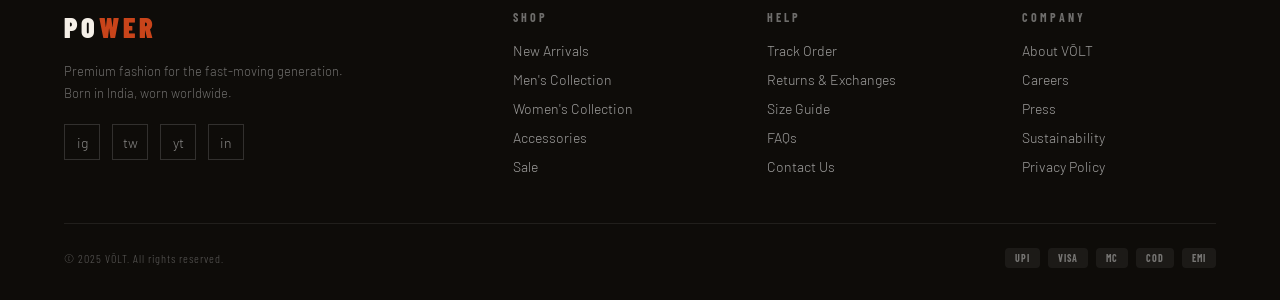
<file: portfoliooo/PROJECT/E-commerce/index.html>
<!DOCTYPE html>
<html lang="en">
<head>
<meta charset="UTF-8">
<meta name="viewport" content="width=device-width, initial-scale=1.0">
<title>POWER — Premium Store</title>
<link rel="preconnect" href="https://fonts.googleapis.com">
<link href="https://fonts.googleapis.com/css2?family=Cormorant+Garamond:ital,wght@0,300;0,400;0,600;1,300;1,400&family=Barlow+Condensed:wght@400;500;600;700;800;900&family=Barlow:wght@300;400;500&display=swap" rel="stylesheet">
<style>
/* ===== RESET & BASE ===== */
*, *::before, *::after { margin: 0; padding: 0; box-sizing: border-box; }
:root {
  --cream: #f5f0e8;
  --ink: #0e0c09;
  --rust: #c8441a;
  --gold: #b8962e;
  --warm: #e8dfc8;
  --mid: #8a7f6e;
  --light: #faf7f2;
  --fs-hero: clamp(52px, 10vw, 130px);
  --fs-xl: clamp(32px, 5vw, 72px);
  --fs-lg: clamp(22px, 3vw, 40px);
  --fs-md: clamp(14px, 1.8vw, 18px);
  --fs-sm: clamp(11px, 1.2vw, 13px);
  --ease: cubic-bezier(0.16, 1, 0.3, 1);
}
html { scroll-behavior: smooth; }
body {
  background: var(--cream);
  color: var(--ink);
  font-family: 'Barlow', sans-serif;
  font-weight: 300;
  overflow-x: hidden;
  cursor: none;
}

/* ===== CUSTOM CURSOR ===== */
.cursor {
  position: fixed; top: 0; left: 0;
  width: 10px; height: 10px;
  background: var(--rust);
  border-radius: 50%;
  pointer-events: none;
  z-index: 9999;
  transform: translate(-50%, -50%);
  transition: transform 0.1s, width 0.3s var(--ease), height 0.3s var(--ease), background 0.3s;
  mix-blend-mode: multiply;
}
.cursor-ring {
  position: fixed; top: 0; left: 0;
  width: 36px; height: 36px;
  border: 1.5px solid var(--rust);
  border-radius: 50%;
  pointer-events: none;
  z-index: 9998;
  transform: translate(-50%, -50%);
  transition: transform 0.15s var(--ease), width 0.4s var(--ease), height 0.4s var(--ease), opacity 0.3s;
  opacity: 0.5;
}
body:has(a:hover) .cursor, body:has(button:hover) .cursor { width: 6px; height: 6px; }
body:has(a:hover) .cursor-ring, body:has(button:hover) .cursor-ring { width: 52px; height: 52px; opacity: 0.3; }

/* ===== NAVBAR ===== */
nav {
  position: fixed; top: 0; left: 0; right: 0;
  z-index: 100;
  display: flex; align-items: center; justify-content: space-between;
  padding: 20px 5vw;
  mix-blend-mode: multiply;
  transition: background 0.4s, padding 0.4s;
}
nav.scrolled {
  background: var(--cream);
  mix-blend-mode: normal;
  padding: 14px 5vw;
  box-shadow: 0 1px 0 rgba(0,0,0,0.08);
}
.nav-logo {
  font-family: 'Barlow Condensed', sans-serif;
  font-weight: 900;
  font-size: 28px;
  letter-spacing: 4px;
  color: var(--ink);
  text-decoration: none;
  transition: color 0.2s;
}
.nav-logo span { color: var(--rust); }
.nav-links {
  display: flex; gap: 36px; list-style: none;
}
.nav-links a {
  font-family: 'Barlow Condensed', sans-serif;
  font-size: var(--fs-sm);
  font-weight: 600;
  letter-spacing: 2px;
  text-transform: uppercase;
  color: var(--ink);
  text-decoration: none;
  position: relative;
  transition: color 0.2s;
}
.nav-links a::after {
  content: '';
  position: absolute; bottom: -3px; left: 0;
  width: 0; height: 1px;
  background: var(--rust);
  transition: width 0.3s var(--ease);
}
.nav-links a:hover::after { width: 100%; }
.nav-links a:hover { color: var(--rust); }
.nav-right { display: flex; align-items: center; gap: 20px; }
.nav-icon {
  background: none; border: none; cursor: none;
  font-size: 18px; color: var(--ink);
  position: relative; transition: transform 0.2s;
}
.nav-icon:hover { transform: scale(1.1); }
.cart-count {
  position: absolute; top: -6px; right: -8px;
  width: 16px; height: 16px;
  background: var(--rust); color: white;
  border-radius: 50%;
  font-size: 9px; font-weight: 700;
  display: flex; align-items: center; justify-content: center;
  font-family: 'Barlow Condensed', sans-serif;
}
.hamburger {
  display: none;
  flex-direction: column; gap: 5px;
  background: none; border: none; cursor: none;
}
.hamburger span {
  display: block; width: 24px; height: 2px;
  background: var(--ink);
  transition: all 0.3s;
}

/* ===== MOBILE MENU ===== */
.mobile-menu {
  position: fixed; top: 0; right: -100%; bottom: 0;
  width: min(320px, 80vw);
  background: var(--ink);
  z-index: 200;
  padding: 80px 40px 40px;
  transition: right 0.5s var(--ease);
}
.mobile-menu.open { right: 0; }
.mobile-menu ul { list-style: none; display: flex; flex-direction: column; gap: 24px; }
.mobile-menu a {
  font-family: 'Barlow Condensed', sans-serif;
  font-size: 28px; font-weight: 700;
  letter-spacing: 3px; text-transform: uppercase;
  color: var(--cream); text-decoration: none;
  transition: color 0.2s;
}
.mobile-menu a:hover { color: var(--rust); }
.menu-close {
  position: absolute; top: 24px; right: 24px;
  background: none; border: none; cursor: none;
  color: var(--cream); font-size: 28px;
}
.overlay {
  position: fixed; inset: 0;
  background: rgba(0,0,0,0.5);
  z-index: 150;
  opacity: 0; pointer-events: none;
  transition: opacity 0.4s;
}
.overlay.show { opacity: 1; pointer-events: auto; }

/* ===== HERO ===== */
.hero {
  min-height: 100vh;
  display: grid;
  grid-template-columns: 1fr 1fr;
  position: relative;
  overflow: hidden;
}
.hero-left {
  display: flex; flex-direction: column;
  justify-content: flex-end;
  padding: clamp(80px, 10vw, 140px) 5vw clamp(60px, 8vw, 100px);
  position: relative; z-index: 2;
}
.hero-eyebrow {
  font-family: 'Barlow Condensed', sans-serif;
  font-size: var(--fs-sm);
  font-weight: 600;
  letter-spacing: 4px;
  text-transform: uppercase;
  color: var(--rust);
  margin-bottom: 16px;
  animation: fadeUp 0.8s var(--ease) 0.2s both;
}
.hero-title {
  font-family: 'Barlow Condensed', sans-serif;
  font-size: var(--fs-hero);
  font-weight: 900;
  line-height: 0.9;
  letter-spacing: -2px;
  text-transform: uppercase;
  color: var(--ink);
  animation: fadeUp 0.9s var(--ease) 0.35s both;
}
.hero-title em {
  font-family: 'Cormorant Garamond', serif;
  font-style: italic;
  font-weight: 300;
  color: var(--rust);
  letter-spacing: 0;
}
.hero-sub {
  margin-top: 28px;
  max-width: 400px;
  font-size: var(--fs-md);
  line-height: 1.7;
  color: var(--mid);
  animation: fadeUp 0.9s var(--ease) 0.5s both;
}
.hero-actions {
  display: flex; align-items: center; gap: 24px;
  margin-top: 40px;
  animation: fadeUp 0.9s var(--ease) 0.65s both;
  flex-wrap: wrap;
}
.btn-primary {
  display: inline-flex; align-items: center; gap: 10px;
  padding: 16px 36px;
  background: var(--ink); color: var(--cream);
  font-family: 'Barlow Condensed', sans-serif;
  font-size: 13px; font-weight: 700;
  letter-spacing: 3px; text-transform: uppercase;
  border: none; cursor: none;
  text-decoration: none;
  transition: background 0.3s, color 0.3s, transform 0.2s;
  position: relative; overflow: hidden;
}
.btn-primary::before {
  content: '';
  position: absolute; inset: 0;
  background: var(--rust);
  transform: translateX(-100%);
  transition: transform 0.4s var(--ease);
}
.btn-primary:hover::before { transform: translateX(0); }
.btn-primary span { position: relative; z-index: 1; }
.btn-primary:hover { transform: translateY(-2px); }
.btn-ghost {
  font-family: 'Barlow Condensed', sans-serif;
  font-size: 13px; font-weight: 600;
  letter-spacing: 2px; text-transform: uppercase;
  color: var(--mid); background: none; border: none;
  cursor: none; text-decoration: none;
  display: flex; align-items: center; gap: 8px;
  transition: color 0.2s;
}
.btn-ghost:hover { color: var(--ink); }
.btn-ghost::after { content: '→'; transition: transform 0.2s; }
.btn-ghost:hover::after { transform: translateX(4px); }

/* Hero right — visual */
.hero-right {
  position: relative;
  overflow: hidden;
  background: var(--ink);
  animation: fadeIn 1.2s var(--ease) 0.1s both;
}
.hero-img-wrap {
  position: absolute; inset: 0;
  display: flex; align-items: center; justify-content: center;
}
.hero-visual {
  width: 100%; height: 100%;
  object-fit: cover;
  opacity: 0.7;
  mix-blend-mode: luminosity;
}
/* Fake product visual using CSS */
.hero-product-mock {
  position: relative;
  width: clamp(200px, 35vw, 420px);
  aspect-ratio: 3/4;
  display: flex; flex-direction: column;
  align-items: center; justify-content: center;
  gap: 20px;
}
.mock-shoe {
  font-size: clamp(80px, 14vw, 180px);
  filter: drop-shadow(0 30px 60px rgba(0,0,0,0.5));
  animation: float 4s ease-in-out infinite;
  transform-origin: center;
}
@keyframes float {
  0%, 100% { transform: translateY(0) rotate(-5deg); }
  50% { transform: translateY(-20px) rotate(-3deg); }
}
.hero-badge {
  position: absolute; top: 10%; right: -10%;
  background: var(--rust); color: white;
  font-family: 'Barlow Condensed', sans-serif;
  font-weight: 900; font-size: 13px;
  letter-spacing: 2px; text-transform: uppercase;
  padding: 10px 18px;
  animation: spin 8s linear infinite;
}
@keyframes spin {
  from { transform: rotate(0deg); }
  to { transform: rotate(360deg); }
}
.hero-tag {
  position: absolute; bottom: 15%; left: -5%;
  background: var(--cream);
  padding: 16px 20px;
  font-family: 'Barlow Condensed', sans-serif;
  font-size: 11px; font-weight: 700;
  letter-spacing: 2px; text-transform: uppercase;
  color: var(--ink);
  box-shadow: 8px 8px 0 var(--rust);
  animation: fadeUp 1s var(--ease) 0.8s both;
}
.hero-tag strong { display: block; font-size: 22px; font-weight: 900; color: var(--rust); }

/* scroll indicator */
.scroll-hint {
  position: absolute; bottom: 32px; left: 50%;
  transform: translateX(-50%);
  display: flex; flex-direction: column; align-items: center; gap: 8px;
  font-family: 'Barlow Condensed', sans-serif;
  font-size: 10px; font-weight: 600;
  letter-spacing: 3px; text-transform: uppercase;
  color: var(--mid);
  z-index: 5;
  animation: fadeIn 1s var(--ease) 1.2s both;
}
.scroll-line {
  width: 1px; height: 40px;
  background: linear-gradient(to bottom, var(--rust), transparent);
  animation: scrollPulse 2s ease-in-out infinite;
}
@keyframes scrollPulse {
  0%, 100% { transform: scaleY(1); opacity: 1; }
  50% { transform: scaleY(0.5); opacity: 0.4; }
}

/* ===== MARQUEE ===== */
.marquee-wrap {
  background: var(--ink);
  padding: 14px 0;
  overflow: hidden;
  position: relative;
}
.marquee {
  display: flex; gap: 0;
  animation: marquee 20s linear infinite;
  white-space: nowrap;
}
.marquee-item {
  flex-shrink: 0;
  font-family: 'Barlow Condensed', sans-serif;
  font-weight: 700; font-size: 13px;
  letter-spacing: 3px; text-transform: uppercase;
  color: var(--cream);
  padding: 0 32px;
}
.marquee-item span { color: var(--rust); margin-right: 32px; }
@keyframes marquee {
  from { transform: translateX(0); }
  to { transform: translateX(-50%); }
}

/* ===== CATEGORIES ===== */
.categories {
  padding: clamp(60px, 10vw, 120px) 5vw;
}
.section-header {
  display: flex; align-items: flex-end; justify-content: space-between;
  margin-bottom: clamp(32px, 5vw, 60px);
  gap: 20px; flex-wrap: wrap;
}
.section-eyebrow {
  font-family: 'Barlow Condensed', sans-serif;
  font-size: var(--fs-sm); font-weight: 600;
  letter-spacing: 4px; text-transform: uppercase;
  color: var(--rust); margin-bottom: 8px;
}
.section-title {
  font-family: 'Barlow Condensed', sans-serif;
  font-size: var(--fs-xl); font-weight: 900;
  line-height: 1; letter-spacing: -1px;
  text-transform: uppercase;
}
.section-title em {
  font-family: 'Cormorant Garamond', serif;
  font-style: italic; font-weight: 300;
  letter-spacing: 0; color: var(--rust);
}
.cat-grid {
  display: grid;
  grid-template-columns: repeat(3, 1fr);
  grid-template-rows: auto auto;
  gap: 12px;
}
.cat-card {
  position: relative; overflow: hidden;
  background: var(--ink);
  cursor: none;
  aspect-ratio: 1;
}
.cat-card:first-child {
  grid-column: 1 / 2;
  grid-row: 1 / 3;
  aspect-ratio: auto;
}
.cat-card:nth-child(4) {
  grid-column: 3 / 4;
  grid-row: 1 / 3;
  aspect-ratio: auto;
}
.cat-bg {
  position: absolute; inset: 0;
  font-size: clamp(60px, 8vw, 120px);
  display: flex; align-items: center; justify-content: center;
  transition: transform 0.6s var(--ease);
  opacity: 0.15;
}
.cat-card:hover .cat-bg { transform: scale(1.1) rotate(5deg); opacity: 0.25; }
.cat-overlay {
  position: absolute; inset: 0;
  background: linear-gradient(to top, rgba(0,0,0,0.8) 0%, transparent 60%);
}
.cat-content {
  position: absolute; bottom: 0; left: 0; right: 0;
  padding: clamp(16px, 3vw, 28px);
  transform: translateY(8px);
  transition: transform 0.4s var(--ease);
}
.cat-card:hover .cat-content { transform: translateY(0); }
.cat-label {
  font-family: 'Barlow Condensed', sans-serif;
  font-size: clamp(18px, 2.5vw, 30px);
  font-weight: 900; letter-spacing: 2px;
  text-transform: uppercase; color: white;
}
.cat-count {
  font-family: 'Barlow Condensed', sans-serif;
  font-size: 11px; font-weight: 500;
  letter-spacing: 2px; text-transform: uppercase;
  color: rgba(255,255,255,0.5);
  margin-top: 4px;
  opacity: 0;
  transform: translateY(8px);
  transition: all 0.4s var(--ease) 0.05s;
}
.cat-card:hover .cat-count { opacity: 1; transform: translateY(0); }
.cat-arrow {
  position: absolute; top: 20px; right: 20px;
  width: 36px; height: 36px;
  border: 1.5px solid rgba(255,255,255,0.3);
  border-radius: 50%;
  display: flex; align-items: center; justify-content: center;
  color: white; font-size: 14px;
  opacity: 0; transform: translate(8px, -8px);
  transition: all 0.4s var(--ease);
}
.cat-card:hover .cat-arrow { opacity: 1; transform: translate(0, 0); }

/* Color accents per card */
.cat-card:nth-child(1) { background: #1a1208; }
.cat-card:nth-child(2) { background: #c8441a22; border: 1px solid #c8441a33; }
.cat-card:nth-child(3) { background: #1a1208; }
.cat-card:nth-child(4) { background: #b8962e22; border: 1px solid #b8962e33; }
.cat-card:nth-child(5) { background: #1a1208; }

/* ===== FEATURED PRODUCTS ===== */
.products {
  padding: clamp(60px, 10vw, 120px) 5vw;
  background: var(--light);
}
.products-grid {
  display: grid;
  grid-template-columns: repeat(4, 1fr);
  gap: clamp(12px, 2vw, 24px);
  margin-top: clamp(32px, 5vw, 60px);
}
.product-card {
  background: var(--cream);
  position: relative;
  cursor: none;
  transition: transform 0.3s var(--ease);
}
.product-card:hover { transform: translateY(-6px); }
.product-img {
  aspect-ratio: 3/4;
  background: var(--warm);
  display: flex; align-items: center; justify-content: center;
  font-size: clamp(48px, 6vw, 80px);
  position: relative; overflow: hidden;
  transition: background 0.3s;
}
.product-card:hover .product-img { background: var(--ink); }
.product-emoji { transition: transform 0.4s var(--ease), filter 0.3s; }
.product-card:hover .product-emoji {
  transform: scale(1.1) translateY(-8px);
  filter: drop-shadow(0 20px 30px rgba(0,0,0,0.4));
}
.product-tag-abs {
  position: absolute; top: 12px; left: 12px;
  background: var(--rust); color: white;
  font-family: 'Barlow Condensed', sans-serif;
  font-size: 10px; font-weight: 700;
  letter-spacing: 2px; text-transform: uppercase;
  padding: 4px 10px;
}
.product-actions {
  position: absolute; bottom: 0; left: 0; right: 0;
  display: flex; gap: 1px;
  transform: translateY(100%);
  transition: transform 0.4s var(--ease);
}
.product-card:hover .product-actions { transform: translateY(0); }
.btn-cart, .btn-wish {
  padding: 12px;
  background: var(--rust); color: white;
  border: none; cursor: none;
  font-family: 'Barlow Condensed', sans-serif;
  font-size: 11px; font-weight: 700;
  letter-spacing: 2px; text-transform: uppercase;
  transition: background 0.2s;
  display: flex; align-items: center; justify-content: center; gap: 6px;
}
.btn-cart { flex: 1; }
.btn-wish { width: 44px; background: var(--ink); font-size: 16px; }
.btn-cart:hover { background: #a33515; }
.btn-wish:hover { background: #333; }
.product-info { padding: 16px 0 4px; }
.product-brand {
  font-family: 'Barlow Condensed', sans-serif;
  font-size: 10px; font-weight: 600;
  letter-spacing: 3px; text-transform: uppercase;
  color: var(--mid);
}
.product-name {
  font-size: 15px; font-weight: 500;
  margin-top: 4px; line-height: 1.3;
  color: var(--ink);
}
.product-price {
  display: flex; align-items: center; gap: 8px;
  margin-top: 8px;
}
.price-now {
  font-family: 'Barlow Condensed', sans-serif;
  font-size: 20px; font-weight: 700;
  color: var(--ink);
}
.price-old {
  font-size: 13px; color: var(--mid);
  text-decoration: line-through;
}
.price-save {
  font-family: 'Barlow Condensed', sans-serif;
  font-size: 11px; font-weight: 700;
  color: var(--rust); letter-spacing: 1px;
}
.stars { color: var(--gold); font-size: 11px; margin-top: 4px; letter-spacing: 1px; }

/* ===== BANNER ===== */
.banner {
  margin: 0 5vw;
  background: var(--ink);
  padding: clamp(48px, 8vw, 100px) clamp(32px, 6vw, 80px);
  display: grid;
  grid-template-columns: 1fr auto;
  align-items: center;
  gap: 40px;
  position: relative;
  overflow: hidden;
}
.banner::before {
  content: 'SALE';
  position: absolute;
  right: -20px; top: 50%; transform: translateY(-50%) rotate(90deg);
  font-family: 'Barlow Condensed', sans-serif;
  font-size: clamp(80px, 15vw, 200px);
  font-weight: 900;
  color: rgba(255,255,255,0.03);
  letter-spacing: -5px;
  pointer-events: none;
  white-space: nowrap;
}
.banner-eyebrow {
  font-family: 'Barlow Condensed', sans-serif;
  font-size: var(--fs-sm); font-weight: 600;
  letter-spacing: 4px; text-transform: uppercase;
  color: var(--rust); margin-bottom: 12px;
}
.banner-title {
  font-family: 'Barlow Condensed', sans-serif;
  font-size: var(--fs-xl); font-weight: 900;
  line-height: 0.95; letter-spacing: -2px;
  text-transform: uppercase; color: var(--cream);
}
.banner-title em {
  font-family: 'Cormorant Garamond', serif;
  font-style: italic; font-weight: 300;
  color: var(--gold); letter-spacing: 0;
}
.banner-sub {
  margin-top: 16px;
  font-size: var(--fs-md);
  color: rgba(255,255,255,0.5);
  line-height: 1.6;
  max-width: 480px;
}
.banner-btn {
  flex-shrink: 0;
  padding: 18px 40px;
  background: var(--rust); color: white;
  font-family: 'Barlow Condensed', sans-serif;
  font-size: 14px; font-weight: 700;
  letter-spacing: 3px; text-transform: uppercase;
  border: none; cursor: none;
  text-decoration: none;
  transition: background 0.2s, transform 0.2s;
  white-space: nowrap;
  display: inline-block;
}
.banner-btn:hover { background: #a33515; transform: translateY(-2px); }

/* ===== FEATURES ===== */
.features {
  padding: clamp(60px, 10vw, 100px) 5vw;
  display: grid;
  grid-template-columns: repeat(4, 1fr);
  gap: 1px;
  background: var(--border, #d8d0be);
}
.feature-item {
  background: var(--cream);
  padding: clamp(24px, 4vw, 48px) clamp(20px, 3vw, 36px);
  display: flex; flex-direction: column; gap: 12px;
}
.feature-icon {
  font-size: 28px;
  width: 52px; height: 52px;
  background: var(--warm);
  display: flex; align-items: center; justify-content: center;
  transition: background 0.3s, transform 0.3s;
}
.feature-item:hover .feature-icon { background: var(--rust); transform: rotate(-5deg); }
.feature-title {
  font-family: 'Barlow Condensed', sans-serif;
  font-size: 18px; font-weight: 800;
  letter-spacing: 1px; text-transform: uppercase;
}
.feature-desc {
  font-size: 13px; color: var(--mid); line-height: 1.6;
}

/* ===== NEWSLETTER ===== */
.newsletter {
  padding: clamp(60px, 10vw, 120px) 5vw;
  background: var(--warm);
  text-align: center;
}
.newsletter-title {
  font-family: 'Barlow Condensed', sans-serif;
  font-size: var(--fs-lg); font-weight: 900;
  letter-spacing: -1px; text-transform: uppercase;
  margin-bottom: 8px;
}
.newsletter-title em {
  font-family: 'Cormorant Garamond', serif;
  font-style: italic; font-weight: 300;
  color: var(--rust); letter-spacing: 0;
}
.newsletter-sub {
  font-size: var(--fs-md); color: var(--mid);
  margin-bottom: 32px; line-height: 1.6;
}
.newsletter-form {
  display: flex; gap: 0;
  max-width: 480px; margin: 0 auto;
  border: 1.5px solid var(--ink);
}
.newsletter-input {
  flex: 1; padding: 16px 20px;
  background: transparent; border: none;
  font-family: 'Barlow', sans-serif;
  font-size: 14px; color: var(--ink);
  outline: none;
}
.newsletter-input::placeholder { color: var(--mid); }
.newsletter-btn {
  padding: 16px 28px;
  background: var(--ink); color: var(--cream);
  border: none; cursor: none;
  font-family: 'Barlow Condensed', sans-serif;
  font-size: 12px; font-weight: 700;
  letter-spacing: 2px; text-transform: uppercase;
  transition: background 0.2s;
}
.newsletter-btn:hover { background: var(--rust); }

/* ===== FOOTER ===== */
footer {
  background: var(--ink);
  padding: clamp(48px, 8vw, 80px) 5vw 32px;
}
.footer-grid {
  display: grid;
  grid-template-columns: 2fr 1fr 1fr 1fr;
  gap: clamp(32px, 5vw, 60px);
  margin-bottom: 48px;
}
.footer-brand .nav-logo { color: var(--cream); margin-bottom: 16px; display: block; }
.footer-desc { font-size: 13px; color: rgba(255,255,255,0.4); line-height: 1.7; max-width: 280px; }
.footer-socials { display: flex; gap: 12px; margin-top: 20px; }
.social-btn {
  width: 36px; height: 36px;
  border: 1px solid rgba(255,255,255,0.15);
  display: flex; align-items: center; justify-content: center;
  color: rgba(255,255,255,0.5);
  font-size: 14px; text-decoration: none;
  transition: all 0.2s;
}
.social-btn:hover { background: var(--rust); border-color: var(--rust); color: white; }
.footer-col h4 {
  font-family: 'Barlow Condensed', sans-serif;
  font-size: 12px; font-weight: 700;
  letter-spacing: 3px; text-transform: uppercase;
  color: rgba(255,255,255,0.4);
  margin-bottom: 16px;
}
.footer-col ul { list-style: none; display: flex; flex-direction: column; gap: 10px; }
.footer-col a {
  font-size: 14px; color: rgba(255,255,255,0.6);
  text-decoration: none; transition: color 0.2s;
}
.footer-col a:hover { color: var(--rust); }
.footer-bottom {
  border-top: 1px solid rgba(255,255,255,0.08);
  padding-top: 24px;
  display: flex; align-items: center; justify-content: space-between;
  gap: 16px; flex-wrap: wrap;
}
.footer-copy {
  font-size: 12px; color: rgba(255,255,255,0.3);
  font-family: 'Barlow Condensed', sans-serif;
  letter-spacing: 1px;
}
.payment-icons { display: flex; gap: 8px; }
.pay-icon {
  padding: 4px 10px;
  background: rgba(255,255,255,0.06);
  border-radius: 4px;
  font-size: 10px; font-weight: 700;
  font-family: 'Barlow Condensed', sans-serif;
  letter-spacing: 1px; color: rgba(255,255,255,0.4);
}

/* ===== ANIMATIONS ===== */
@keyframes fadeUp {
  from { opacity: 0; transform: translateY(30px); }
  to   { opacity: 1; transform: translateY(0); }
}
@keyframes fadeIn {
  from { opacity: 0; }
  to   { opacity: 1; }
}

/* ===== SCROLL REVEAL ===== */
.reveal {
  opacity: 0;
  transform: translateY(40px);
  transition: opacity 0.8s var(--ease), transform 0.8s var(--ease);
}
.reveal.visible { opacity: 1; transform: translateY(0); }
.reveal-delay-1 { transition-delay: 0.1s; }
.reveal-delay-2 { transition-delay: 0.2s; }
.reveal-delay-3 { transition-delay: 0.3s; }
.reveal-delay-4 { transition-delay: 0.4s; }

/* ===== RESPONSIVE ===== */
@media (max-width: 1024px) {
  .products-grid { grid-template-columns: repeat(2, 1fr); }
  .footer-grid { grid-template-columns: 1fr 1fr; }
  .features { grid-template-columns: repeat(2, 1fr); }
  .cat-grid {
    grid-template-columns: repeat(2, 1fr);
    grid-template-rows: auto;
  }
  .cat-card:first-child, .cat-card:nth-child(4) { grid-column: auto; grid-row: auto; aspect-ratio: 1; }
}

@media (max-width: 768px) {
  .hero { grid-template-columns: 1fr; min-height: auto; }
  .hero-right { height: 50vw; min-height: 300px; }
  .hero-left { padding-top: 100px; }
  .nav-links { display: none; }
  .hamburger { display: flex; }
  .cat-grid { grid-template-columns: 1fr 1fr; }
  .banner { grid-template-columns: 1fr; text-align: center; }
  .banner-sub { margin: 0 auto; }
  .banner::before { display: none; }
  .features { grid-template-columns: 1fr 1fr; }
  .footer-grid { grid-template-columns: 1fr 1fr; }
}

@media (max-width: 480px) {
  .products-grid { grid-template-columns: repeat(2, 1fr); gap: 10px; }
  .cat-grid { grid-template-columns: 1fr; }
  .features { grid-template-columns: 1fr; }
  .footer-grid { grid-template-columns: 1fr; }
  .newsletter-form { flex-direction: column; border: none; gap: 0; }
  .newsletter-input { border: 1.5px solid var(--ink); }
  .newsletter-btn { padding: 14px; }
  .hero-actions { flex-direction: column; align-items: flex-start; }
}

@media (hover: none) {
  .cursor, .cursor-ring { display: none; }
  body { cursor: auto; }
  a, button { cursor: pointer; }
}
</style>
</head>
<body>

<!-- Custom Cursor -->
<div class="cursor" id="cursor"></div>
<div class="cursor-ring" id="cursorRing"></div>

<!-- Overlay -->
<div class="overlay" id="overlay" onclick="closeMenu()"></div>

<!-- Mobile Menu -->
<div class="mobile-menu" id="mobileMenu">
  <button class="menu-close" onclick="closeMenu()">✕</button>
  <ul>
    <li><a href="#" onclick="closeMenu()">New Arrivals</a></li>
    <li><a href="#" onclick="closeMenu()">Men</a></li>
    <li><a href="#" onclick="closeMenu()">Women</a></li>
    <li><a href="#" onclick="closeMenu()">Accessories</a></li>
    <li><a href="#" onclick="closeMenu()">Sale</a></li>
  </ul>
</div>

<!-- NAVBAR -->
<nav id="navbar">
  <a href="#" class="nav-logo">PO<span>WER</span></a>
  <ul class="nav-links">
    <li><a href="#">New Arrivals</a></li>
    <li><a href="#">Men</a></li>
    <li><a href="#">Women</a></li>
    <li><a href="#">Accessories</a></li>
    <li><a href="#">Sale</a></li>
  </ul>
  <div class="nav-right">
    <button class="nav-icon" onclick="alert('Search')">🔍</button>
    <button class="nav-icon" style="position:relative" onclick="alert('Cart: 2 items')">
      🛒<span class="cart-count">2</span>
    </button>
    <button class="hamburger" onclick="openMenu()">
      <span></span><span></span><span></span>
    </button>
  </div>
</nav>

<!-- HERO -->
<section class="hero">
  <div class="hero-left">
    <div class="hero-eyebrow">New Collection 2025</div>
    <h1 class="hero-title">Wear the<br><em>Future</em><br>Now.</h1>
    <p class="hero-sub">Premium fashion crafted for those who move fast and dress sharp. Limited drops, infinite style.</p>
    <div class="hero-actions">
      <a href="#products" class="btn-primary"><span>Shop Now</span> <span>→</span></a>
      <a href="#" class="btn-ghost">Watch Lookbook</a>
    </div>
  </div>
  <div class="hero-right">
    <div class="hero-img-wrap">
      <div class="hero-product-mock">
        <div class="mock-shoe">👟</div>
        <div class="hero-tag">
          Limited Edition
          <strong>₹4,999</strong>
        </div>
      </div>
    </div>
  </div>
  <div class="scroll-hint">
    <div class="scroll-line"></div>
    Scroll
  </div>
</section>

<!-- MARQUEE -->
<div class="marquee-wrap">
  <div class="marquee">
    <span class="marquee-item"><span>✦</span> Free shipping over ₹999</span>
    <span class="marquee-item"><span>✦</span> New arrivals every Friday</span>
    <span class="marquee-item"><span>✦</span> Easy 30-day returns</span>
    <span class="marquee-item"><span>✦</span> Authenticity guaranteed</span>
    <span class="marquee-item"><span>✦</span> Premium materials only</span>
    <span class="marquee-item"><span>✦</span> Free shipping over ₹999</span>
    <span class="marquee-item"><span>✦</span> New arrivals every Friday</span>
    <span class="marquee-item"><span>✦</span> Easy 30-day returns</span>
    <span class="marquee-item"><span>✦</span> Authenticity guaranteed</span>
    <span class="marquee-item"><span>✦</span> Premium materials only</span>
  </div>
</div>

<!-- CATEGORIES -->
<section class="categories">
  <div class="section-header">
    <div>
      <div class="section-eyebrow">Browse by Category</div>
      <h2 class="section-title reveal">Shop <em>Every</em><br>Style</h2>
    </div>
    <a href="#" class="btn-ghost reveal">View all categories</a>
  </div>
  <div class="cat-grid">
    <div class="cat-card reveal">
      <div class="cat-bg">👟</div>
      <div class="cat-overlay"></div>
      <div class="cat-content">
        <div class="cat-label">Footwear</div>
        <div class="cat-count">142 products</div>
      </div>
      <div class="cat-arrow">→</div>
    </div>
    <div class="cat-card reveal reveal-delay-1">
      <div class="cat-bg">👕</div>
      <div class="cat-overlay"></div>
      <div class="cat-content">
        <div class="cat-label">Tops</div>
        <div class="cat-count">89 products</div>
      </div>
      <div class="cat-arrow">→</div>
    </div>
    <div class="cat-card reveal reveal-delay-2">
      <div class="cat-bg">🧥</div>
      <div class="cat-overlay"></div>
      <div class="cat-content">
        <div class="cat-label">Outerwear</div>
        <div class="cat-count">56 products</div>
      </div>
      <div class="cat-arrow">→</div>
    </div>
    <div class="cat-card reveal reveal-delay-3">
      <div class="cat-bg">💍</div>
      <div class="cat-overlay"></div>
      <div class="cat-content">
        <div class="cat-label">Accessories</div>
        <div class="cat-count">203 products</div>
      </div>
      <div class="cat-arrow">→</div>
    </div>
    <div class="cat-card reveal reveal-delay-4">
      <div class="cat-bg">👜</div>
      <div class="cat-overlay"></div>
      <div class="cat-content">
        <div class="cat-label">Bags</div>
        <div class="cat-count">77 products</div>
      </div>
      <div class="cat-arrow">→</div>
    </div>
  </div>
</section>

<!-- FEATURED PRODUCTS -->
<section class="products" id="products">
  <div class="section-header">
    <div>
      <div class="section-eyebrow">Hand-picked for you</div>
      <h2 class="section-title reveal">Featured <em>Drops</em></h2>
    </div>
    <a href="#" class="btn-ghost reveal">See all products</a>
  </div>
  <div class="products-grid">

    <div class="product-card reveal">
      <div class="product-img">
        <div class="product-tag-abs">New</div>
        <div class="product-emoji">👟</div>
        <div class="product-actions">
          <button class="btn-cart" onclick="addCart(this)"><span>+</span> Add to Cart</button>
          <button class="btn-wish">♡</button>
        </div>
      </div>
      <div class="product-info">
        <div class="product-brand">VŌLT Sport</div>
        <div class="product-name">AeroPace Runner Pro</div>
        <div class="stars">★★★★★</div>
        <div class="product-price">
          <span class="price-now">₹4,299</span>
          <span class="price-old">₹5,999</span>
          <span class="price-save">-28%</span>
        </div>
      </div>
    </div>

    <div class="product-card reveal reveal-delay-1">
      <div class="product-img">
        <div class="product-tag-abs" style="background:var(--gold)">Hot</div>
        <div class="product-emoji">🧥</div>
        <div class="product-actions">
          <button class="btn-cart" onclick="addCart(this)"><span>+</span> Add to Cart</button>
          <button class="btn-wish">♡</button>
        </div>
      </div>
      <div class="product-info">
        <div class="product-brand">VŌLT Studio</div>
        <div class="product-name">Luxe Minimalist Jacket</div>
        <div class="stars">★★★★☆</div>
        <div class="product-price">
          <span class="price-now">₹7,999</span>
          <span class="price-old">₹11,000</span>
          <span class="price-save">-27%</span>
        </div>
      </div>
    </div>

    <div class="product-card reveal reveal-delay-2">
      <div class="product-img">
        <div class="product-emoji">👜</div>
        <div class="product-actions">
          <button class="btn-cart" onclick="addCart(this)"><span>+</span> Add to Cart</button>
          <button class="btn-wish">♡</button>
        </div>
      </div>
      <div class="product-info">
        <div class="product-brand">VŌLT Atelier</div>
        <div class="product-name">Structured Tote Bag</div>
        <div class="stars">★★★★★</div>
        <div class="product-price">
          <span class="price-now">₹3,499</span>
        </div>
      </div>
    </div>

    <div class="product-card reveal reveal-delay-3">
      <div class="product-img">
        <div class="product-tag-abs">Sale</div>
        <div class="product-emoji">⌚</div>
        <div class="product-actions">
          <button class="btn-cart" onclick="addCart(this)"><span>+</span> Add to Cart</button>
          <button class="btn-wish">♡</button>
        </div>
      </div>
      <div class="product-info">
        <div class="product-brand">VŌLT Time</div>
        <div class="product-name">Classic Mesh Strap Watch</div>
        <div class="stars">★★★★☆</div>
        <div class="product-price">
          <span class="price-now">₹8,999</span>
          <span class="price-old">₹13,500</span>
          <span class="price-save">-33%</span>
        </div>
      </div>
    </div>

  </div>
</section>

<!-- SALE BANNER -->
<div class="banner reveal">
  <div>
    <div class="banner-eyebrow">Limited Time Offer</div>
    <h2 class="banner-title">End of Season<br><em>Big Sale</em></h2>
    <p class="banner-sub">Up to 50% off on selected items. Offer ends Sunday midnight. Don't miss out.</p>
  </div>
  <a href="#" class="banner-btn">Shop the Sale</a>
</div>

<!-- FEATURES -->
<div class="features">
  <div class="feature-item reveal">
    <div class="feature-icon">🚚</div>
    <div class="feature-title">Free Shipping</div>
    <div class="feature-desc">On all orders above ₹999. Same-day dispatch for orders before 2 PM.</div>
  </div>
  <div class="feature-item reveal reveal-delay-1">
    <div class="feature-icon">↩️</div>
    <div class="feature-title">Easy Returns</div>
    <div class="feature-desc">30-day hassle-free returns. No questions asked, full refund guaranteed.</div>
  </div>
  <div class="feature-item reveal reveal-delay-2">
    <div class="feature-icon">🔒</div>
    <div class="feature-title">Secure Payment</div>
    <div class="feature-desc">256-bit SSL encryption. Pay via UPI, Cards, NetBanking, or COD.</div>
  </div>
  <div class="feature-item reveal reveal-delay-3">
    <div class="feature-icon">💎</div>
    <div class="feature-title">Authenticity</div>
    <div class="feature-desc">Every product verified. QR-coded authenticity certificates included.</div>
  </div>
</div>

<!-- NEWSLETTER -->
<section class="newsletter">
  <div class="section-eyebrow">Join the Inner Circle</div>
  <h2 class="newsletter-title reveal">Get <em>Exclusive</em> Drops</h2>
  <p class="newsletter-sub reveal">Subscribe for early access to new arrivals, secret sales, and style edits.</p>
  <form class="newsletter-form reveal" onsubmit="subscribe(event)">
    <input class="newsletter-input" type="email" placeholder="your@email.com" required>
    <button class="newsletter-btn" type="submit">Subscribe</button>
  </form>
</section>

<!-- FOOTER -->
<footer>
  <div class="footer-grid">
    <div class="footer-brand">
      <a href="#" class="nav-logo">PO<span style="color:var(--rust)">WER</span></a>
      <p class="footer-desc">Premium fashion for the fast-moving generation. Born in India, worn worldwide.</p>
      <div class="footer-socials">
        <a href="#" class="social-btn">ig</a>
        <a href="#" class="social-btn">tw</a>
        <a href="#" class="social-btn">yt</a>
        <a href="#" class="social-btn">in</a>
      </div>
    </div>
    <div class="footer-col">
      <h4>Shop</h4>
      <ul>
        <li><a href="#">New Arrivals</a></li>
        <li><a href="#">Men's Collection</a></li>
        <li><a href="#">Women's Collection</a></li>
        <li><a href="#">Accessories</a></li>
        <li><a href="#">Sale</a></li>
      </ul>
    </div>
    <div class="footer-col">
      <h4>Help</h4>
      <ul>
        <li><a href="#">Track Order</a></li>
        <li><a href="#">Returns & Exchanges</a></li>
        <li><a href="#">Size Guide</a></li>
        <li><a href="#">FAQs</a></li>
        <li><a href="#">Contact Us</a></li>
      </ul>
    </div>
    <div class="footer-col">
      <h4>Company</h4>
      <ul>
        <li><a href="#">About VŌLT</a></li>
        <li><a href="#">Careers</a></li>
        <li><a href="#">Press</a></li>
        <li><a href="#">Sustainability</a></li>
        <li><a href="#">Privacy Policy</a></li>
      </ul>
    </div>
  </div>
  <div class="footer-bottom">
    <span class="footer-copy">© 2025 VŌLT. All rights reserved.</span>
    <div class="payment-icons">
      <span class="pay-icon">UPI</span>
      <span class="pay-icon">VISA</span>
      <span class="pay-icon">MC</span>
      <span class="pay-icon">COD</span>
      <span class="pay-icon">EMI</span>
    </div>
  </div>
</footer>

<script>
// Custom Cursor
const cursor = document.getElementById('cursor');
const ring = document.getElementById('cursorRing');
let mx = 0, my = 0, rx = 0, ry = 0;
document.addEventListener('mousemove', e => { mx = e.clientX; my = e.clientY; });
function animateCursor() {
  cursor.style.left = mx + 'px';
  cursor.style.top  = my + 'px';
  rx += (mx - rx) * 0.12;
  ry += (my - ry) * 0.12;
  ring.style.left = rx + 'px';
  ring.style.top  = ry + 'px';
  requestAnimationFrame(animateCursor);
}
animateCursor();

// Navbar scroll
const navbar = document.getElementById('navbar');
window.addEventListener('scroll', () => {
  navbar.classList.toggle('scrolled', window.scrollY > 60);
});

// Mobile menu
function openMenu() {
  document.getElementById('mobileMenu').classList.add('open');
  document.getElementById('overlay').classList.add('show');
}
function closeMenu() {
  document.getElementById('mobileMenu').classList.remove('open');
  document.getElementById('overlay').classList.remove('show');
}

// Scroll reveal
const reveals = document.querySelectorAll('.reveal');
const observer = new IntersectionObserver(entries => {
  entries.forEach(e => { if (e.isIntersecting) e.target.classList.add('visible'); });
}, { threshold: 0.12, rootMargin: '0px 0px -40px 0px' });
reveals.forEach(el => observer.observe(el));

// Cart counter
let cartCount = 2;
function addCart(btn) {
  cartCount++;
  document.querySelector('.cart-count').textContent = cartCount;
  btn.textContent = '✓ Added!';
  btn.style.background = 'var(--green, #2d7a4f)';
  setTimeout(() => {
    btn.innerHTML = '<span>+</span> Add to Cart';
    btn.style.background = '';
  }, 1800);
}

// Newsletter
function subscribe(e) {
  e.preventDefault();
  const btn = e.target.querySelector('button');
  btn.textContent = '✓ Subscribed!';
  btn.style.background = '#2d7a4f';
  setTimeout(() => {
    btn.textContent = 'Subscribe';
    btn.style.background = '';
    e.target.reset();
  }, 2500);
}
</script>
</body>
</html>
</file>
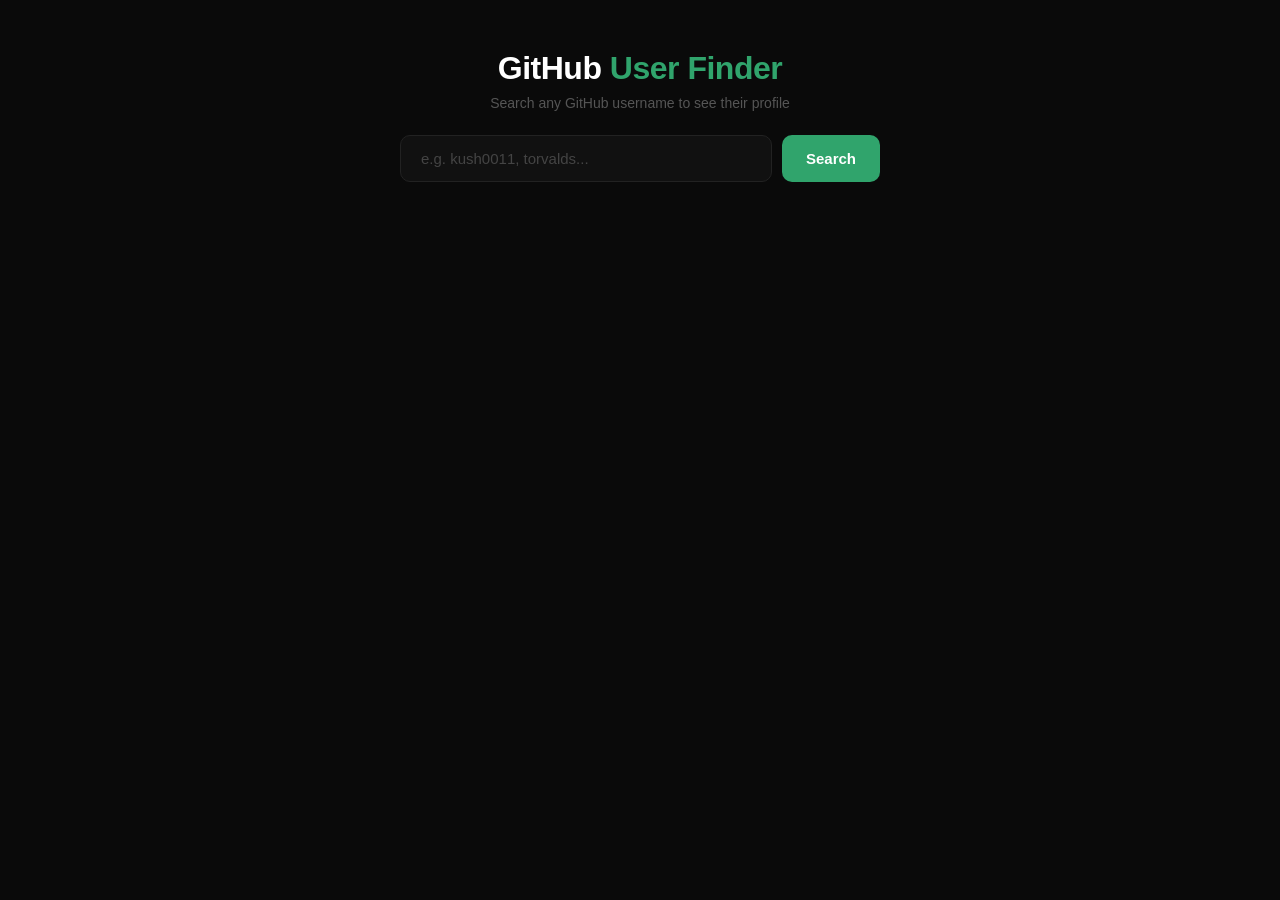
<file: portfoliooo/PROJECT/githubuser/index.html>
<!DOCTYPE html>
<html lang="en">
<head>
    <meta charset="UTF-8">
    <meta name="viewport" content="width=device-width, initial-scale=1.0">
    <title>GitHub User Finder</title>
    <link rel="stylesheet" href="style.css"/>
</head>
<body>
    <div class="wrapper">
        <h1 class="title">GitHub <span>User Finder</span></h1>
        <p class="subtitle">Search any GitHub username to see their profile</p>

        <div class="search-row">
            <input class="inp" type="text" placeholder="e.g. kush0011, torvalds..." />
            <button class="searchBtn" onclick="searchUser()">Search</button>
        </div>

        <div class="cards"></div>
    </div>

    <script src="script.js"></script>
</body>
</html>
</file>
<file: portfoliooo/PROJECT/bubbles/style.css>
*{
    margin:0;
    padding: 0;
    box-sizing: border-box;
}

html,body{
 
    height: 100%;
    width: 100%;
    background:linear-gradient(to right, rgb(0, 0, 0), rgb(255, 255, 0));


}
.main{
    background:linear-gradient(to right, rgb(0, 0, 0), rgb(255, 255, 0));
    display:flex;
    justify-content: center;
    align-items: center;
      height: 100%;
    width: 100%;
}
.heading{
    align-items: center;
    display:flex ;
    justify-content: center;
        
    
}
h1{
   margin: 10px;
   justify-content: center;
    background-color:rgb(204, 220, 220) ;
    align-items: center;
    display: flex;
    border-radius: 10px;
    font-weight: 1000p;
    width: 250px;

    
    
}
.pannel{
   
    
    align-items: center;
    height: 80%;
    width: 80%;
    background-color: azure;
    border-radius: 10px;

    }
    .pnltop{
        background-color: rgb(255, 166, 0);
        height: 100px;
        display: flex;
        gap: 50px;
        align-items: center;
        justify-content: center;

    }
    .elem{
        padding: auto;
        display: flex;
        align-items: center;
        gap: 10px;
        color: aliceblue;
        
            font-weight: 600;
    }
    .box{
        align-items: center;
        display: flex ;

        
        padding: 20px 20px;
        background-color: aliceblue;
        color: black;
        width: 50px;
        height: 20px;
        border-radius: 3px;
        
    }   
    .pnlbtm{
        width: 100%;
        height: calc( 100% - 100px );
        gap: 20px;
        display: flex;
        flex-wrap: wrap; 
        padding: 10px;
        justify-content: center;
        align-items: center;
    }
  

    .bubble{
            cursor: pointer;
        font-weight: 600;
        display: flex;
        align-items: center;
        justify-content: center;

        width: 50px;
        height: 50px;
        background-color: rgb(108, 58, 155);
        border-radius: 50%;    
        color: azure;
    }
    .bubble:hover{
        background-color: blue;
    }
</file>
<file: portfoliooo/PROJECT/githubuser/style.css>
/* ── Reset ─────────────────────────────────────────────────────────────────── */
* {
    margin: 0;
    padding: 0;
    box-sizing: border-box;
}

/* ── Body ──────────────────────────────────────────────────────────────────── */
body {
    background: #0a0a0a;
    min-height: 100vh;                  /* ✅ FIX: was missing, caused blank screen */
    display: flex;
    justify-content: center;
    align-items: flex-start;
    padding: 50px 20px;
    font-family: "Segoe UI", Helvetica, sans-serif;
}

/* ── Wrapper ───────────────────────────────────────────────────────────────── */
.wrapper {
    display: flex;
    flex-direction: column;
    align-items: center;
    gap: 24px;
    width: 100%;
    max-width: 800px;
}

/* ── Title ─────────────────────────────────────────────────────────────────── */
.title {
    color: #fff;
    font-size: 32px;
    font-weight: 800;
    letter-spacing: -0.5px;
}

.title span {
    color: #30a46c;
}

.subtitle {
    color: #555;
    font-size: 14px;
    margin-top: -16px;
}

/* ── Search row ────────────────────────────────────────────────────────────── */
.search-row {
    display: flex;
    gap: 10px;
    width: 100%;
    max-width: 480px;
}

.inp {
    flex: 1;
    padding: 14px 20px;
    background: #111;
    border: 1px solid #222;
    border-radius: 10px;
    color: #ddd;
    font-size: 15px;
    outline: none;
    transition: border-color 0.2s;
}

.inp:focus {
    border-color: #30a46c;
    color: #fff;
}

.inp::placeholder {
    color: #444;
}

/* ── Search Button ─────────────────────────────────────────────────────────── */
.searchBtn {
    padding: 14px 24px;
    background: #30a46c;
    color: #fff;
    border: none;
    border-radius: 10px;
    font-size: 15px;
    font-weight: 600;
    cursor: pointer;
    transition: background 0.2s, transform 0.1s;
    white-space: nowrap;
}

.searchBtn:hover {
    background: #3dba7e;
}

.searchBtn:active {
    transform: scale(0.97);
}

/* ── Cards container ───────────────────────────────────────────────────────── */
.cards {
    display: flex;
    flex-wrap: wrap;
    gap: 20px;
    justify-content: center;
    width: 100%;
}

/* ── Card ──────────────────────────────────────────────────────────────────── */
.card {
    position: relative;
    width: 220px;
    height: 320px;
    overflow: hidden;
    border-radius: 14px;
    box-shadow: 0 20px 60px rgba(0, 0, 0, 0.5);
    cursor: pointer;
    transition: transform 0.25s, box-shadow 0.25s;
}

.card:hover {
    transform: translateY(-6px);
    box-shadow: 0 30px 70px rgba(48, 164, 108, 0.2);
}

/* ── Profile image ─────────────────────────────────────────────────────────── */
.bg-img {
    width: 100%;
    height: 100%;
    object-fit: cover;
    display: block;
    transition: transform 0.35s, filter 0.35s;
}

.card:hover .bg-img {
    transform: scale(1.08);
    filter: blur(2px);
}

/* ── Blurred gradient layer ────────────────────────────────────────────────── */
.blurred-layer {
    position: absolute;
    bottom: 0;
    width: 100%;
    height: 100%;
    background-size: cover;
    background-position: center;
    filter: blur(10px);
    z-index: 1;

    /* Gradient mask — only shows at bottom */
    -webkit-mask-image: linear-gradient(to top, rgba(0,0,0,1) 40%, rgba(0,0,0,0));
    mask-image: linear-gradient(to top, rgba(0,0,0,1) 40%, rgba(0,0,0,0));
    -webkit-mask-size: 100% 100%;
    mask-size: 100% 100%;
    -webkit-mask-repeat: no-repeat;
    mask-repeat: no-repeat;
}

/* ── Card content ──────────────────────────────────────────────────────────── */
.content {
    position: absolute;
    bottom: 18px;
    left: 16px;
    right: 16px;
    z-index: 2;
}

.content h3 {
    font-size: 16px;
    font-weight: 700;
    color: #fff;
    margin-bottom: 2px;
    white-space: nowrap;
    overflow: hidden;
    text-overflow: ellipsis;
}

.handle {
    font-size: 12px;
    color: #30a46c;
    margin-bottom: 5px;
}

.bio {
    font-size: 12px;
    color: #bbb;
    line-height: 1.4;

    /* Clamp to 2 lines */
    display: -webkit-box;
    -webkit-line-clamp: 2;
    -webkit-box-orient: vertical;
    overflow: hidden;
}

/* ── Stats row ─────────────────────────────────────────────────────────────── */
.stats {
    display: flex;
    gap: 10px;
    margin-top: 7px;
    font-size: 11px;
    color: #999;
}

.stats strong {
    color: #eee;
}

/* ── Location ──────────────────────────────────────────────────────────────── */
.location {
    font-size: 11px;
    color: #777;
    margin-top: 5px;
}

/* ── Status messages (loading / error / empty) ─────────────────────────────── */
.status-msg {
    color: #555;
    font-size: 15px;
    text-align: center;
    padding: 40px;
    line-height: 1.8;
    display: flex;
    align-items: center;
    gap: 10px;
}

.status-msg small {
    display: block;
    color: #444;
    font-size: 13px;
    margin-top: 6px;
}

/* ── Loader spinner ─────────────────────────────────────────────────────────── */
.loader {
    display: inline-block;
    width: 20px;
    height: 20px;
    border: 2px solid #30a46c;
    border-top-color: transparent;
    border-radius: 50%;
    animation: spin 0.6s linear infinite;
    flex-shrink: 0;
}

@keyframes spin {
    to { transform: rotate(360deg); }
}
</file>
